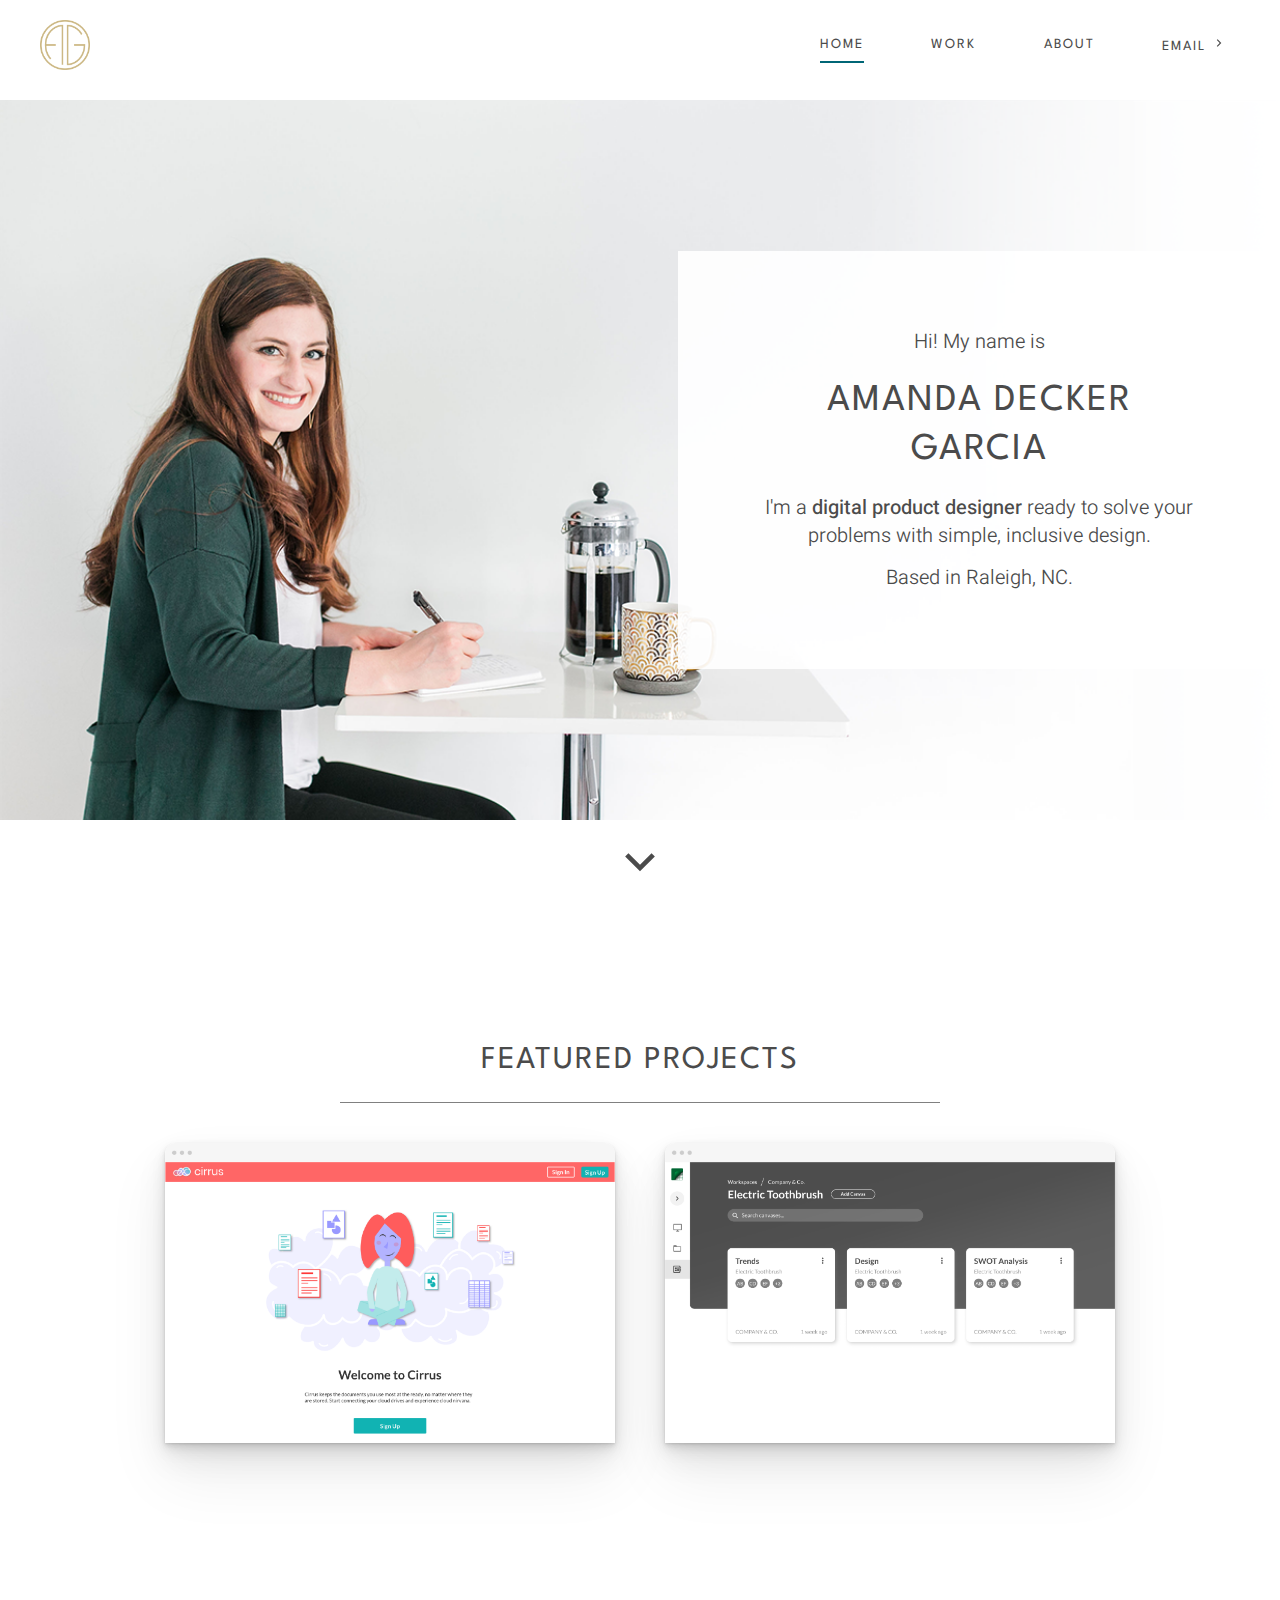
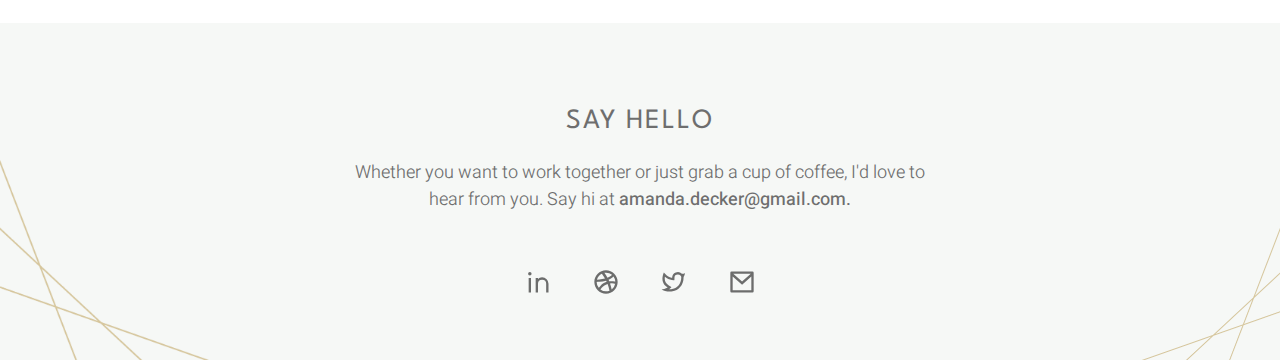
<file: index.html>
<!DOCTYPE html>
<html lang="en">

<head>
    <!-- Global site tag (gtag.js) - Google Analytics -->
    <script async src="https://www.googletagmanager.com/gtag/js?id=UA-164142739-1"></script>
    <script>
        window.dataLayer = window.dataLayer || [];

        function gtag() {
            dataLayer.push(arguments);
        }
        gtag('js', new Date());

        gtag('config', 'UA-164142739-1');
    </script>
    <meta charset="UTF-8">
    <meta name="viewport" content="width=device-width, initial-scale=1.0">
    <title>Amanda Decker Garcia &vert; Portfolio Home</title>
    <link rel="stylesheet" type="text/css" href="css/reset.css">
    <link rel="stylesheet" type="text/css" href="css/styles.css">
    <link href="https://fonts.googleapis.com/css?family=Heebo:300,500|Spartan&display=swap" rel="stylesheet">
    <link rel="apple-touch-icon" sizes="180x180" href="favicons/apple-touch-icon.png">
    <link rel="icon" type="image/png" sizes="32x32" href="favicons/favicon-32x32.png">
    <link rel="icon" type="image/png" sizes="16x16" href="favicons/favicon-16x16.png">
    <link rel="manifest" href="favicons/site.webmanifest">
</head>

<body class="text-gray">
    <div class="container">

        <!-- Nav bar -->
        <header>
            <nav>
                <!-- Burger menu -->
                <div class="burger-menu side-padding navbar flex-row align-items-center space-between-items">
                    <a href="index.html">
                        <img class="brand-logo" src="img/brand/logo.png" alt="Personal Brand Logo">
                    </a>
                    <button class="burger-menu-icon text-gray" aria-label="Navigation menu links" id="burger-menu">&#9776;</button>
                </div>
                <ul class="side-padding flex-column align-items-right space-evenly menu-links-closed" id="menu-link-wrapper">
                    <li>
                        <a class="spartan menu-link text-gray" href="index.html">Home</a>
                    </li>
                    <li>
                        <a class="spartan menu-link text-gray" href="project.html">Work</a>
                    </li>
                    <li>
                        <a class="spartan menu-link text-gray" href="about.html">About</a>
                    </li>
                    <li>
                        <a class="spartan menu-link text-gray" href="mailto:amanda.decker@gmail.com" target="_blank">Email
                            <img class="inline icon" height="14" width="14" src="icons/arrow-right-s-line.svg" aria-hidden="true" />
                        </a>
                    </li>
                </ul>

                <!-- Expanded menu -->
                <ul class="expanded-menu side-padding flex-row align-items-center">
                    <li class="flex-grow-logo menu-1">
                        <a href="index.html">
                            <img class="brand-logo-large" src="img/brand/logo.png" alt="Personal Brand Logo">
                        </a>
                    </li>
                    <li class="flex-grow-link menu-2">
                        <a class="menu-link spartan text-gray current-nav" href="index.html">Home</a>
                    </li>
                    <li class="flex-grow-link menu-3">
                        <a class="menu-link spartan text-gray" href="project.html">Work</a>
                    </li>
                    <li class="flex-grow-link menu-4">
                        <a class="menu-link spartan text-gray" href="about.html">About</a>
                    </li>
                    <li class="flex-grow-link menu-5">
                        <a class="menu-link spartan text-gray" href="mailto:amanda.decker@gmail.com" target="_blank">Email
                            <img class="inline icon" height="14" width="14" src="icons/arrow-right-s-line.svg" aria-hidden="true" />   
                        </a>
                    </li>
                </ul>
            </nav>
        </header>

        <main>
            <!-- Hero -->
            <!-- <section class="bg-top-home">
                <div class="diagonal-box-content">
                    <div></div>
                    <h1>
                        <span class="subtitle center-text">Hi! My name is</span>
                        <span class="special-heading">Amanda Decker Garcia</span>
                    </h1>
                    <p class="text center-text">I'm a <strong class="strong-500">digital product designer</strong> ready to solve your problems with simple, inclusive design.</p>
                    <p class="text subtitle center-text">Based in Raleigh, NC</p>
                </div>
            </section> -->

            <section>
                <div class="bg-top-home-desktop flex-column justify-items-center desktop">
                    <!-- <div class="text-triangle"></div> -->
                    <div class="text-box-right">
                        <h2 class="large-text center-text">Hi! My name is</h2>
                        <h1 class="special-heading">Amanda Decker Garcia</h1>
                        <h3 class="large-text center-text">I'm a <strong class="strong-500">digital product designer</strong> ready to solve your problems with simple, inclusive design.</h3>
                        <br>
                        <h3 class="large-text center-text">Based in Raleigh, NC.</h3>
                    </div>
                </div>
                <div class="tablet flex-column justify-items-center">
                    <img class="fullwidth-img" src="img/brand/hero-md.png" alt="Amanda Garcia Home">
                    <h1>
                        <span class="large-text center-text">Hi! My name is</span>
                        <span class="special-heading">Amanda Decker Garcia</span>
                    </h1>
                    <p class="large-text center-text">I'm a <strong class="strong-500">digital product designer</strong> ready to solve your problems with simple, inclusive design.</p>
                    <br>
                    <p class="large-text center-text">Based in Raleigh, NC.</p>
                </div>
                <div class="mobile flex-column justify-items-center">
                    <img class="fullwidth-img" src="img/brand/hero-sm.png" alt="Amanda Garcia Home">
                    <div class="side-padding">
                        <h1>
                            <span class="large-text center-text">Hi! My name is</span>
                            <span class="special-heading">Amanda Decker Garcia</span>
                        </h1>
                        <p class="large-text center-text">I'm a <strong class="strong-500">digital product designer</strong> ready to solve your problems with simple, inclusive design.</p>
                        <br>
                        <p class="large-text center-text">Based in Raleigh, NC.</p>
                    </div>
                </div>
                <br>
                <img class="icon" height="56" width="56" src="icons/arrow-down-s-line.svg" aria-hidden="true" />
            </section>



            <!-- Featured Projects -->
            <section class="bg-featured-projects side-padding">
                <h1 class="heading-2">Featured Projects</h1>
                <div class="diagonal-box-content projects">

                    <div class="desktop">
                        <!-- Cirrus // Desktop -->
                        <div id="overlay-area-1" class="featured-project-cirrus align-items-center justify-items-center flex-column">
                            <a href="project.html" class="text-gray no-underline">
                                <div id="project-overlay-1" class="project-overlay flex-column align-items-center justify-items-center opacity-0">
                                    <h2 class="project-heading">Cirrus</h2>
                                    <h3 class="project-subtitle">Research &bull; UX/UI Design &bull; Branding</h3>
                                    <p class="text project-text">Cirrus connects your cloud drives to simplify finding your documents when you need them.</p>
                                </div>
                            </a>
                        </div>

                        <!-- CanvasGT // Desktop -->
                        <div id="overlay-area-2" class="featured-project-canvasgt align-items-center justify-items-center flex-column">
                            <a href="https://canvasgt.com/" target="_blank" class="text-gray no-underline">
                                <div id="project-overlay-2" class="project-overlay flex-column align-items-center justify-items-center opacity-0">
                                    <h2 class="coming-soon">Coming Soon!</h2>
                                    <h2 class="project-heading">CanvasGT</h2>
                                    <h3 class="project-subtitle">UX/UI Design &bull; Branding</h3>
                                    <p class="text project-text">CanvasGT's flagship product is in progress. Click to learn more about CanvasGT and check back soon for the case study!</p>
                                </div>
                            </a>
                        </div>
                    </div>

                    <!-- Cirrus // Mobile and Tablet -->
                    <div class="mobile-tablet">
                        <div class="grid-two project">
                            <div class="project-1">
                                <a href="project.html">
                                    <img class="border-radius-img container-width-img" src="img/projects/cirrus/cirrus-home.png" alt="Cirrus Home Page">
                                </a>
                            </div>
                            <div class="project-2">
                                <h2 class="heading-3 left-text">Cirrus</h2>
                                <h3 class="subtitle">Research &bull; UX/UI Design &bull; Branding</h3>
                                <p class="text">Cirrus connects your cloud drives to simplify finding your documents when you need them.</p>
                                <a class="button button-left primary text-gray center-text" href="project.html">View Case Study</a>
                            </div>
                        </div>

                        <!-- CanvasGT // Mobile and Tablet -->
                        <div class="grid-two project">
                            <div class="project-1">
                                <a href="https://canvasgt.com/" target="_blank">
                                    <img class="border-radius-img container-width-img" src="img/projects/canvasgt/canvasgt-dash.png" alt="CanvasGT dashboard">
                                </a>
                            </div>
                            <div class="project-2">
                                <h2 class="subtitle strong-500">Coming Soon!</h2>
                                <h2 class="heading-3 left-text">CanvasGT</h2>
                                <h3 class="subtitle">UX/UI Design &bull; Branding</h3>
                                <p class="text">CanvasGT's flagship product is in progress. Click to learn more about CanvasGT and check back soon for the case study!</p>
                                <a class="button button-left primary text-gray center-text" href="https://canvasgt.com/" target="_blank">Learn about CanvasGT</a>
                            </div>
                        </div>
                    </div>
                </div>
            </section>


            <!-- View more case studies button -->
            <!-- <aside class="bg-white">
                <div class="diagonal-box-content">
                    <a class="button secondary text-gray center-text" href="project.html">See More Work</a>
                </div>
            </aside> -->
        </main>

        <footer>

            <!-- Contact section -->
            <section class="bg-footer side-padding">
                <h1 class="heading-3">Say Hello</h1>
                <p class="text center-text">Whether you want to work together or just grab a cup of coffee, I'd love to hear from you. Say hi at
                    <a class="text-gray link" target="_blank" href="mailto:amanda.decker@gmail.com"><strong class="strong-500">amanda.decker@gmail.com.</strong></a>
                </p>

                <div class="flex-row justify-items-center side-padding">
                    <!-- LinkedIn -->
                    <a href="https://www.linkedin.com/in/adeckergarcia/" target="_blank">
                        <img class="inline icon social-icon" height="48" width="48" alt="LinkedIn social icon" src="icons/linkedin-line.svg" />
                    </a>
                    <!-- Dribbble -->
                    <a href="https://dribbble.com/adeckergarcia" target="_blank">
                        <img class="inline icon social-icon" height="48" width="48" alt="Dribbble social icon" src="icons/dribbble-line.svg" />
                    </a>
                    <!-- Twitter -->
                    <a href="https://twitter.com/adeckergarcia" target="_blank">
                        <img class="inline icon social-icon" height="48" width="48" alt="Twitter social icon" src="icons/twitter-line.svg" />
                    </a>
                    <!-- Email -->
                    <a href="mailto:amanda.decker@gmail.com" target="_blank">
                        <img class="inline icon social-icon" height="48" width="48" alt="Email icon" src="icons/mail-line.svg" />
                    </a>
                </div>
            </section>
        </footer>
    </div>

    <script src="script.js"></script>
</body>

</html>
</file>
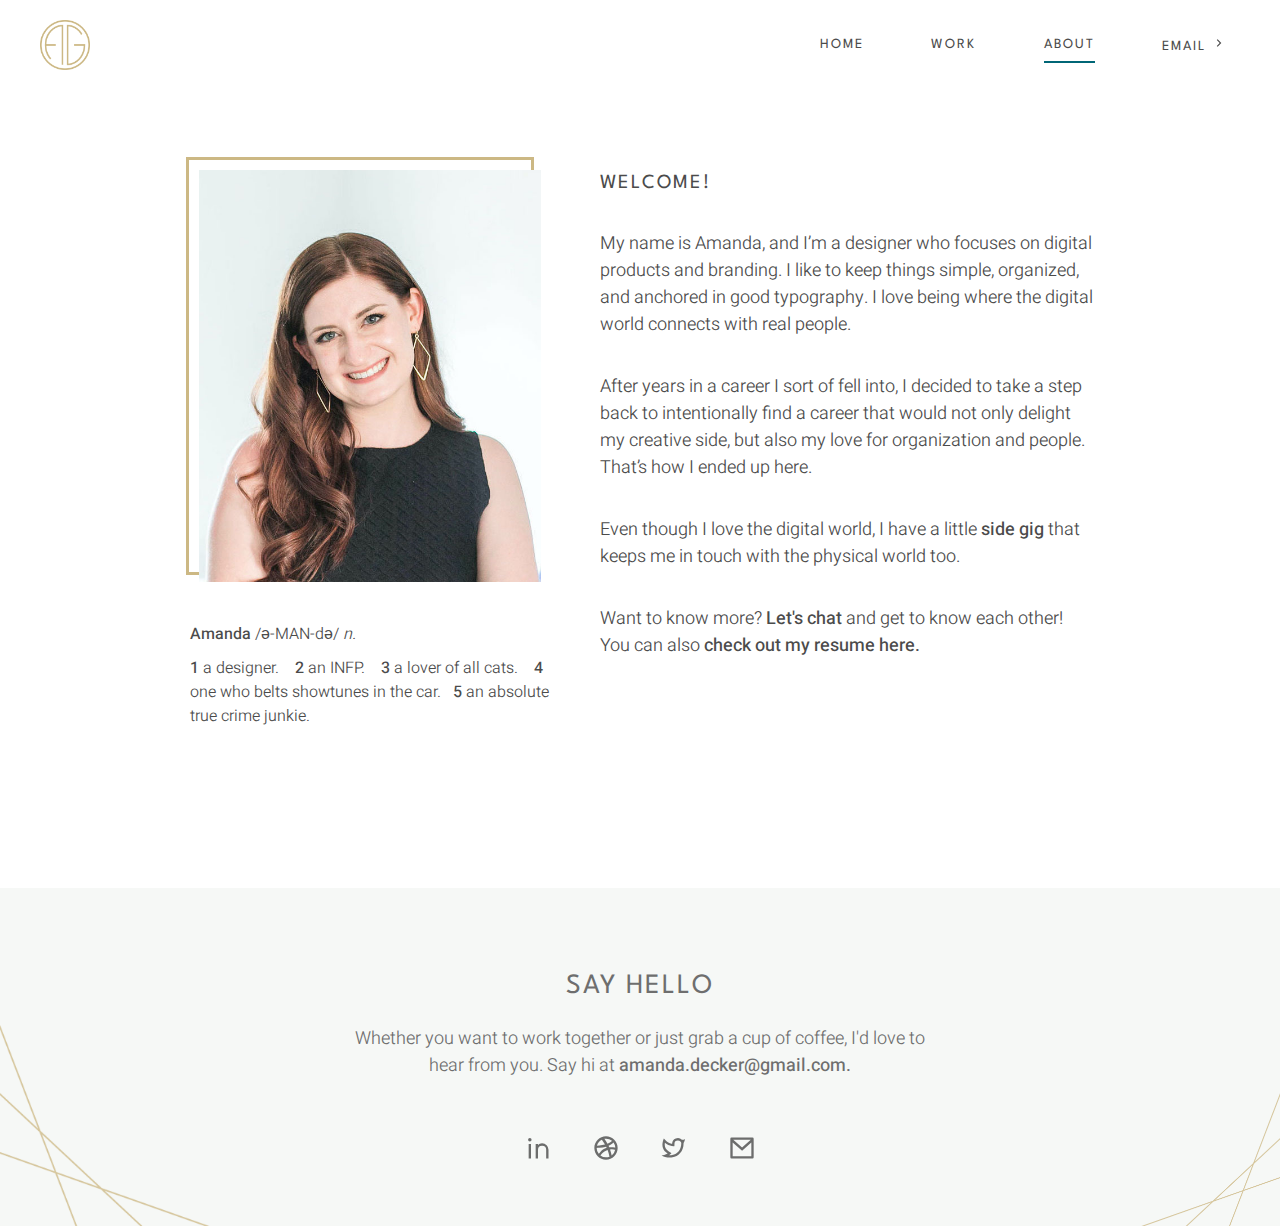
<file: about.html>
<!DOCTYPE html>
<html lang="en">

<head>
    <!-- Global site tag (gtag.js) - Google Analytics -->
    <script async src="https://www.googletagmanager.com/gtag/js?id=UA-164142739-1"></script>
    <script>
        window.dataLayer = window.dataLayer || [];

        function gtag() {
            dataLayer.push(arguments);
        }
        gtag('js', new Date());

        gtag('config', 'UA-164142739-1');
    </script>
    <meta charset="UTF-8">
    <meta name="viewport" content="width=device-width, initial-scale=1.0">
    <title>Amanda Decker Garcia &vert; About</title>
    <link rel="stylesheet" type="text/css" href="css/reset.css">
    <link rel="stylesheet" type="text/css" href="css/styles.css">
    <link href="https://fonts.googleapis.com/css?family=Heebo:300,500|Spartan&display=swap" rel="stylesheet">
    <link rel="apple-touch-icon" sizes="180x180" href="favicons/apple-touch-icon.png">
    <link rel="icon" type="image/png" sizes="32x32" href="favicons/favicon-32x32.png">
    <link rel="icon" type="image/png" sizes="16x16" href="favicons/favicon-16x16.png">
    <link rel="manifest" href="favicons/site.webmanifest">
</head>

<body class="text-gray">
    <div class="container">

        <!-- Nav bar -->
        <header>
            <nav>
                <!-- Burger menu -->
                <div class="burger-menu side-padding navbar flex-row align-items-center space-between-items">
                    <a href="index.html">
                        <img class="brand-logo" src="img/brand/logo.png" alt="Personal Brand Logo">
                    </a>
                    <button class="burger-menu-icon text-gray" aria-label="Navigation menu links" id="burger-menu">&#9776;</button>
                </div>
                <ul class="side-padding flex-column align-items-right space-evenly menu-links-closed" id="menu-link-wrapper">
                    <li>
                        <a class="spartan menu-link text-gray" href="index.html">Home</a>
                    </li>
                    <li>
                        <a class="spartan menu-link text-gray" href="project.html">Work</a>
                    </li>
                    <li>
                        <a class="spartan menu-link text-gray" href="about.html">About</a>
                    </li>
                    <li>
                        <a class="spartan menu-link text-gray" href="mailto:amanda.decker@gmail.com" target="_blank">Email
                            <img class="inline icon" height="14" width="14" src="icons/arrow-right-s-line.svg" aria-hidden="true" />
                        </a>
                    </li>
                </ul>

                <!-- Expanded menu -->
                <ul class="expanded-menu side-padding flex-row align-items-center">
                    <li class="flex-grow-logo menu-1">
                        <a href="index.html">
                            <img class="brand-logo-large" src="img/brand/logo.png" alt="Personal Brand Logo">
                        </a>
                    </li>
                    <li class="flex-grow-link menu-2">
                        <a class="menu-link spartan text-gray" href="index.html">Home</a>
                    </li>
                    <li class="flex-grow-link menu-3">
                        <a class="menu-link spartan text-gray" href="project.html">Work</a>
                    </li>
                    <li class="flex-grow-link menu-4">
                        <a class="menu-link spartan text-gray current-nav" href="about.html">About</a>
                    </li>
                    <li class="flex-grow-link menu-5">
                        <a class="menu-link spartan text-gray" href="mailto:amanda.decker@gmail.com" target="_blank">Email
                            <img class="inline icon" height="14" width="14" src="icons/arrow-right-s-line.svg" aria-hidden="true" />   
                        </a>
                    </li>
                </ul>
            </nav>
        </header>

        <main>
            <section class="bg-top-about side-padding" id="about">
                <div class="grid-two about">
                    <!--Profile image -->
                    <img class="gold-border-img profile-img about-2" src="img/brand/about/profile-sq.jpg" alt="Amanda Garcia">

                    <!-- Definition -->
                    <div class="about-3">
                        <p class="about-caption extra-padding-top"><strong class="strong-500">Amanda</strong> /ə-MAN-də/<strong class="italics"> n.</strong></p>
                        <p class="about-caption bottom-paragraph"><strong class="strong-500">1 </strong>a designer. &nbsp; &nbsp;<strong class="strong-500">2 </strong>an INFP. &nbsp; &nbsp;<strong class="strong-500">3 </strong>a lover of all cats. &nbsp; &nbsp;<strong class="strong-500">4 </strong>one
                            who belts showtunes in the car.&nbsp; &nbsp;<strong class="strong-500">5 </strong>an absolute true crime junkie.</p>
                    </div>

                    <!-- Short bio -->
                    <div class="about-4">
                        <h1 class="heading-5">Welcome!</h1>
                        <br>
                        <p class="text">My name is Amanda, and I’m a designer who focuses on digital products and branding. I like to keep things simple, organized, and anchored in good typography. I love being where the digital world connects with real people.
                        </p>
                        <p class="text">After years in a career I sort of fell into, I decided to take a step back to intentionally find a career that would not only delight my creative side, but also my love for organization and people. That’s how I ended up here.</p>
                        <p class="text">Even though I love the digital world, I have a little <a class="link text-gray" href="https://thegildedmandarin.com" target="_blank">side gig</a> that keeps me in touch with the physical world too.</p>
                        <p class="text">Want to know more? <a class="link text-gray" href="mailto:amanda.decker@gmail.com" target="_blank">Let's chat</a> and get to know each other! You can also <a class="link text-gray remove-bottom-padding" target="_blank" href="https://resume.adgarcia.com">check out my resume here.</a></p>
                    </div>
                </div>
            </section>
        </main>

        <footer>

            <!-- Contact section -->
            <section class="bg-footer side-padding">
                <h1 class="heading-3">Say Hello</h1>
                <p class="text center-text">Whether you want to work together or just grab a cup of coffee, I'd love to hear from you. Say hi at
                    <a class="text-gray link" target="_blank" href="mailto:amanda.decker@gmail.com"><strong class="strong-500">amanda.decker@gmail.com.</strong></a>
                </p>

                <div class="flex-row justify-items-center side-padding">
                    <!-- LinkedIn -->
                    <a href="https://www.linkedin.com/in/adeckergarcia/" target="_blank">
                        <img class="inline icon social-icon" height="48" width="48" alt="LinkedIn social icon" src="icons/linkedin-line.svg" />
                    </a>
                    <!-- Dribbble -->
                    <a href="https://dribbble.com/adeckergarcia" target="_blank">
                        <img class="inline icon social-icon" height="48" width="48" alt="Dribbble social icon" src="icons/dribbble-line.svg" />
                    </a>
                    <!-- Twitter -->
                    <a href="https://twitter.com/adeckergarcia" target="_blank">
                        <img class="inline icon social-icon" height="48" width="48" alt="Twitter social icon" src="icons/twitter-line.svg" />
                    </a>
                    <!-- Email -->
                    <a href="mailto:amanda.decker@gmail.com" target="_blank">
                        <img class="inline icon social-icon" height="48" width="48" alt="Email icon" src="icons/mail-line.svg" />
                    </a>
                </div>
            </section>
        </footer>
    </div>

    <script src="script.js"></script>
</body>

</html>
</file>
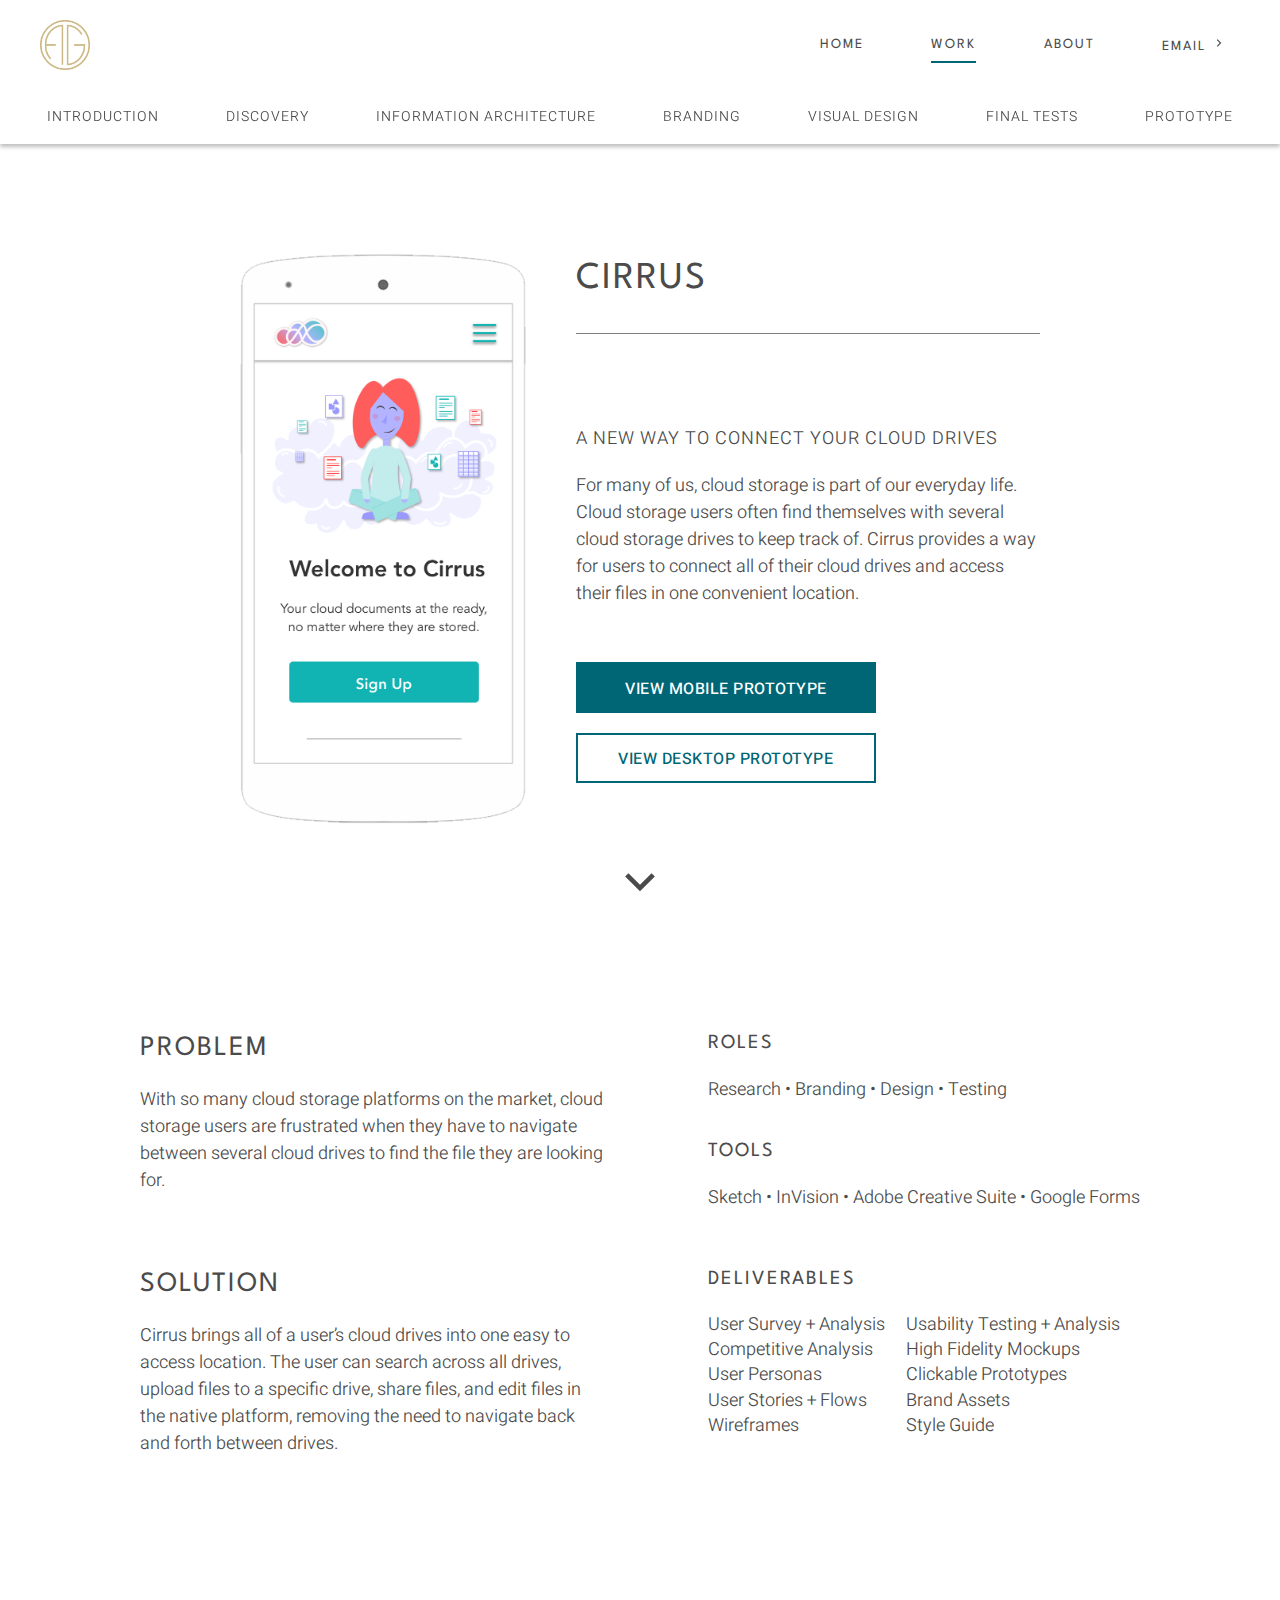
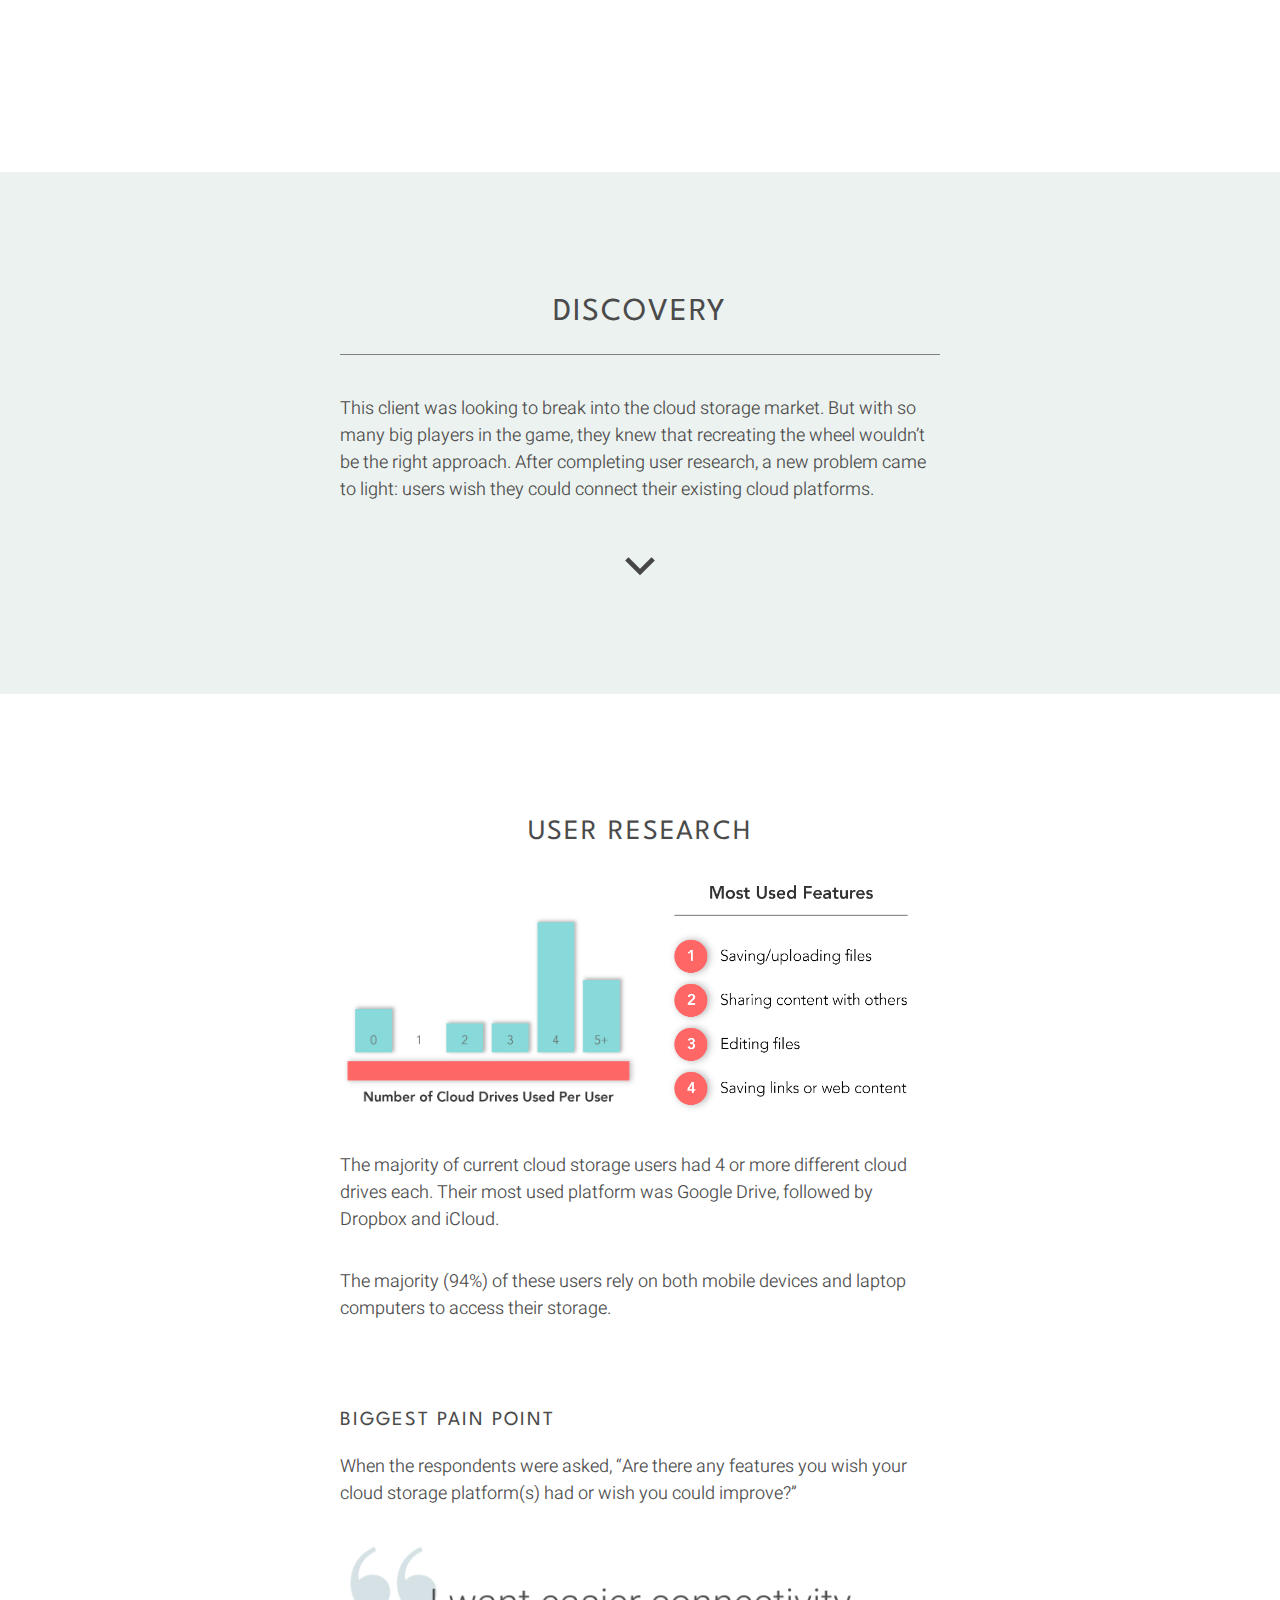
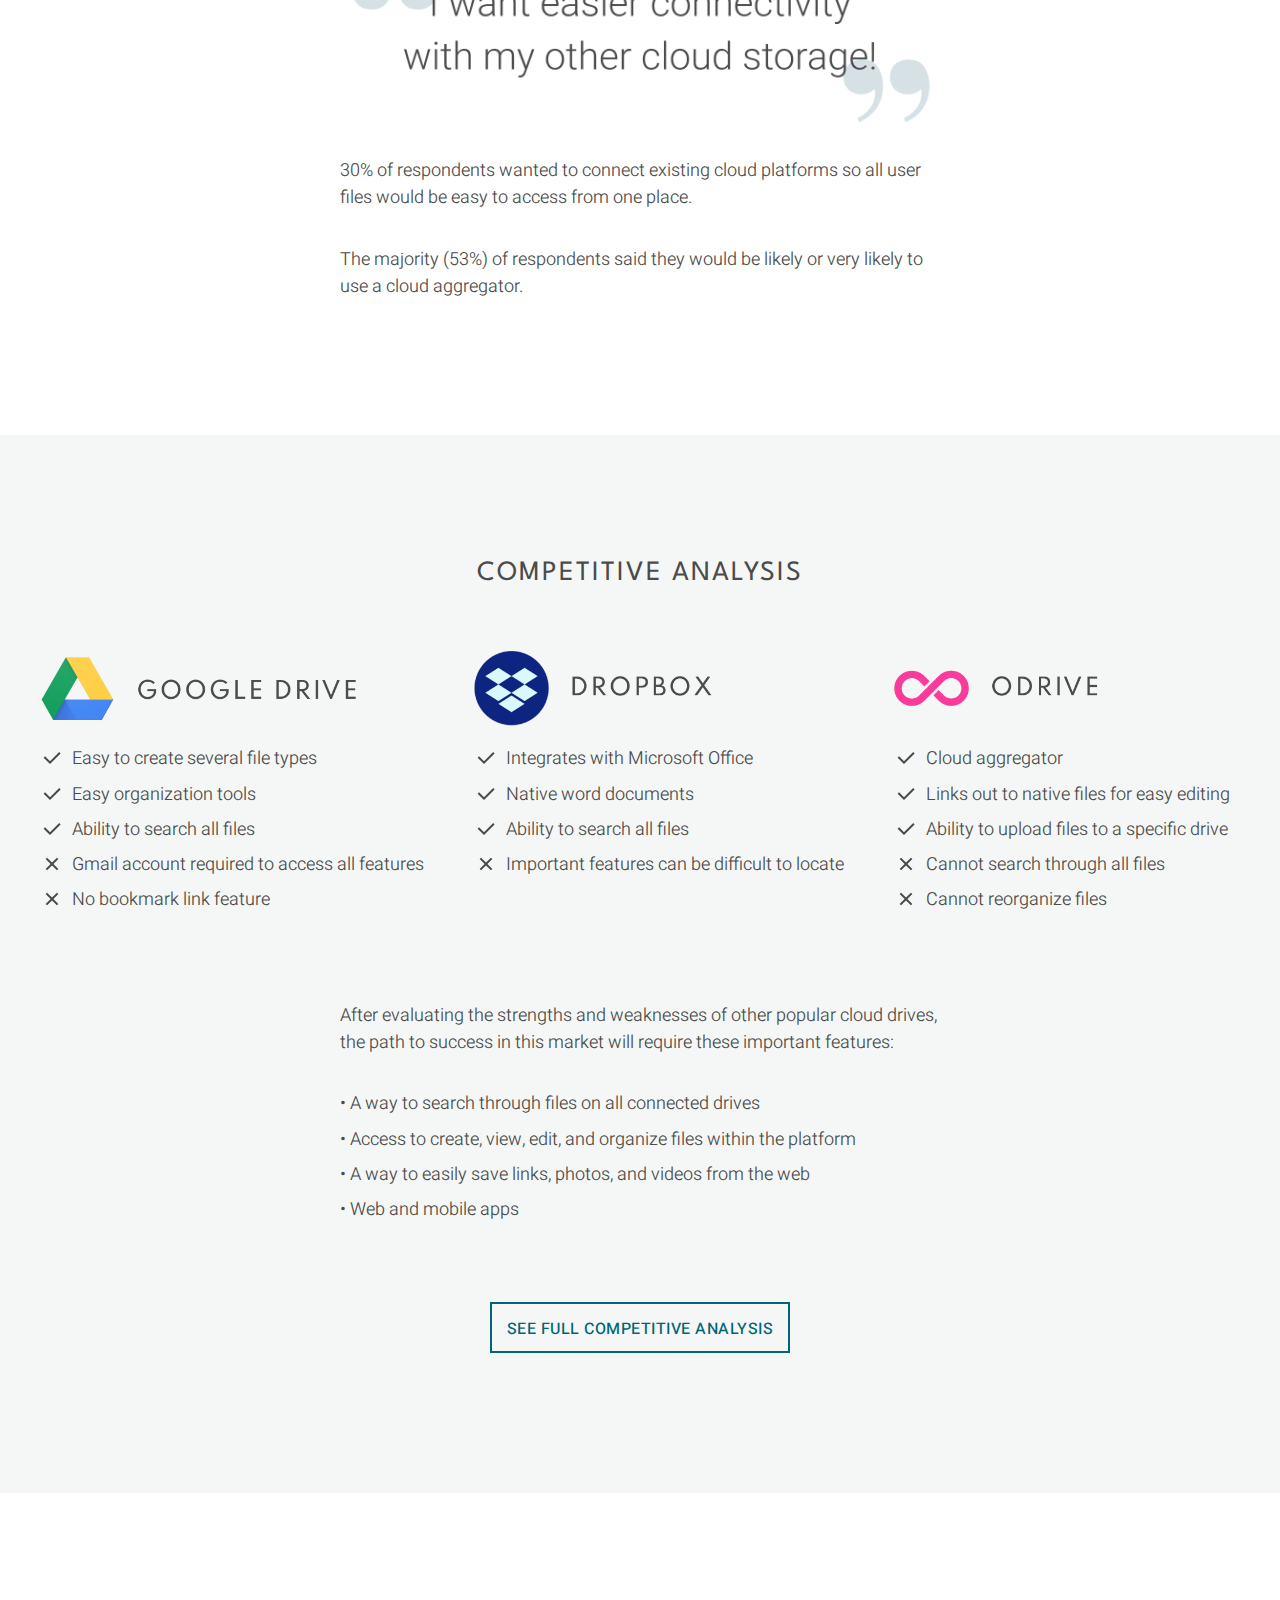
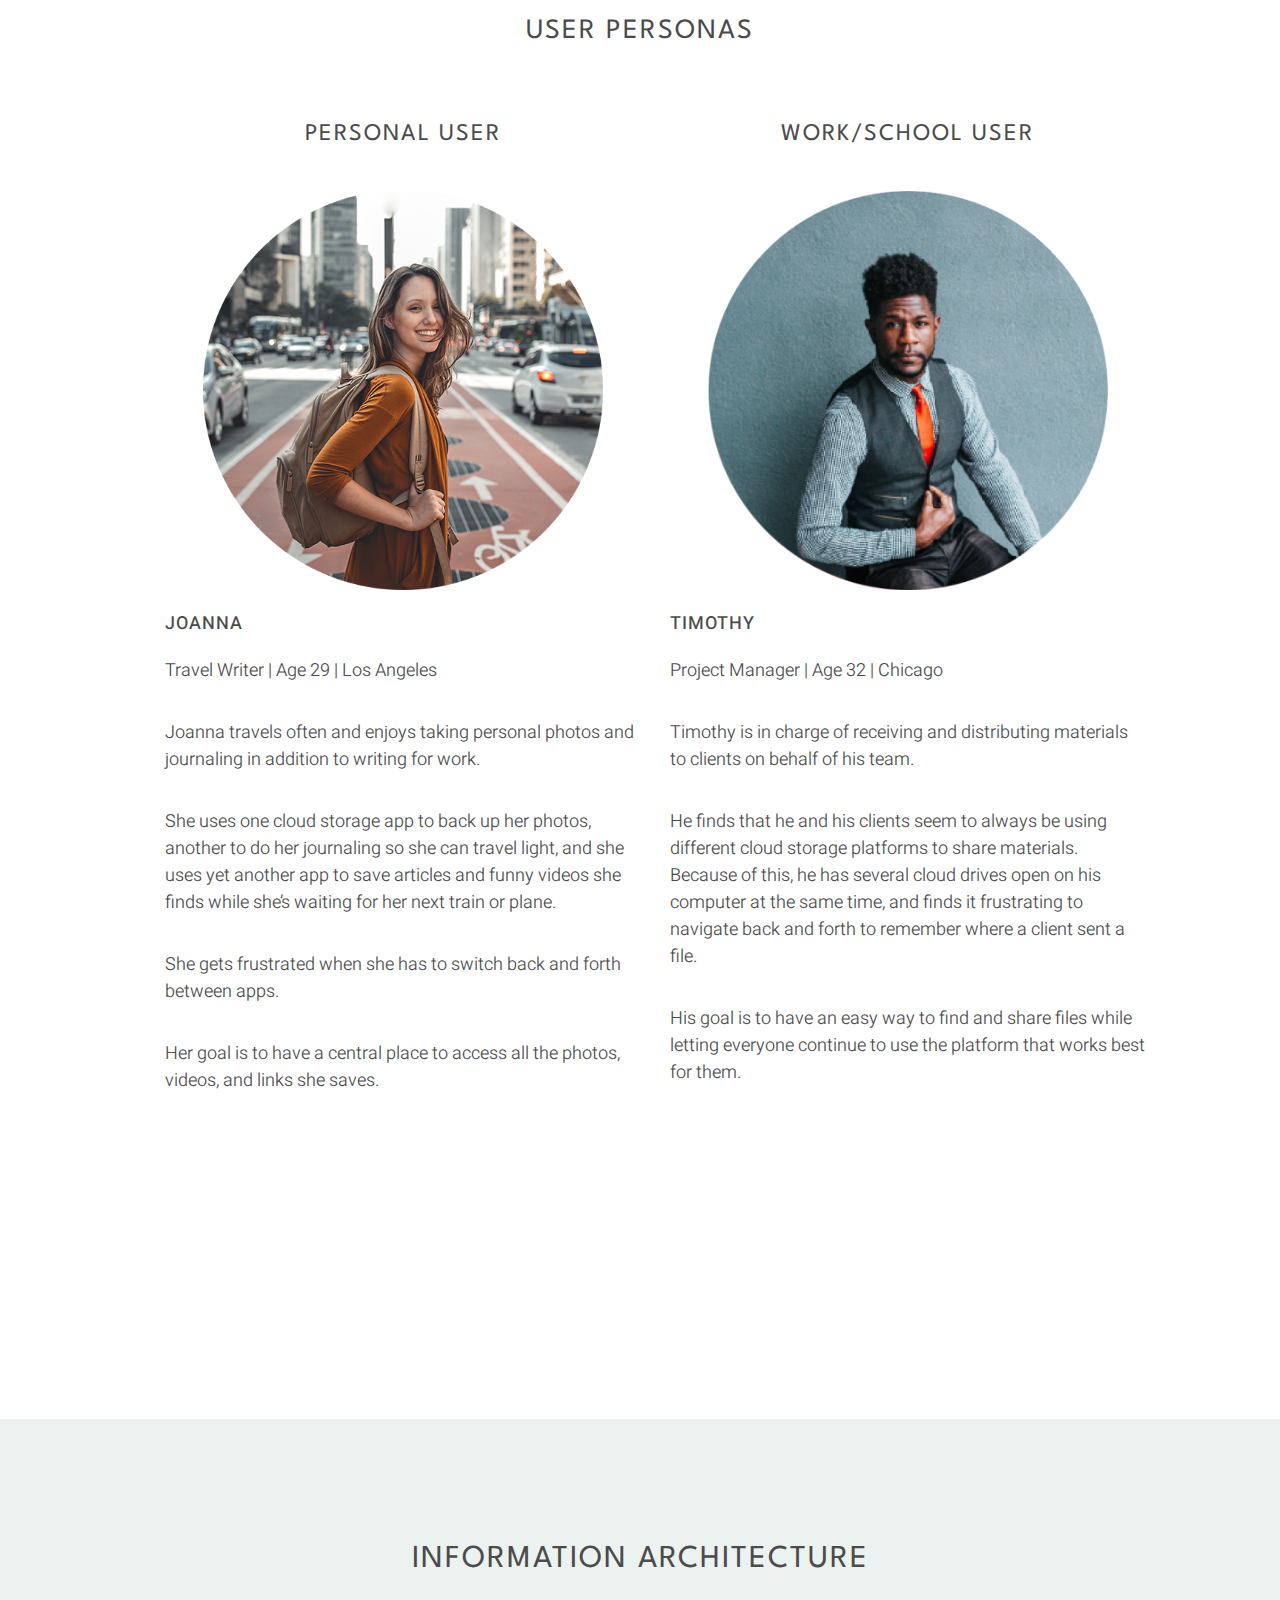
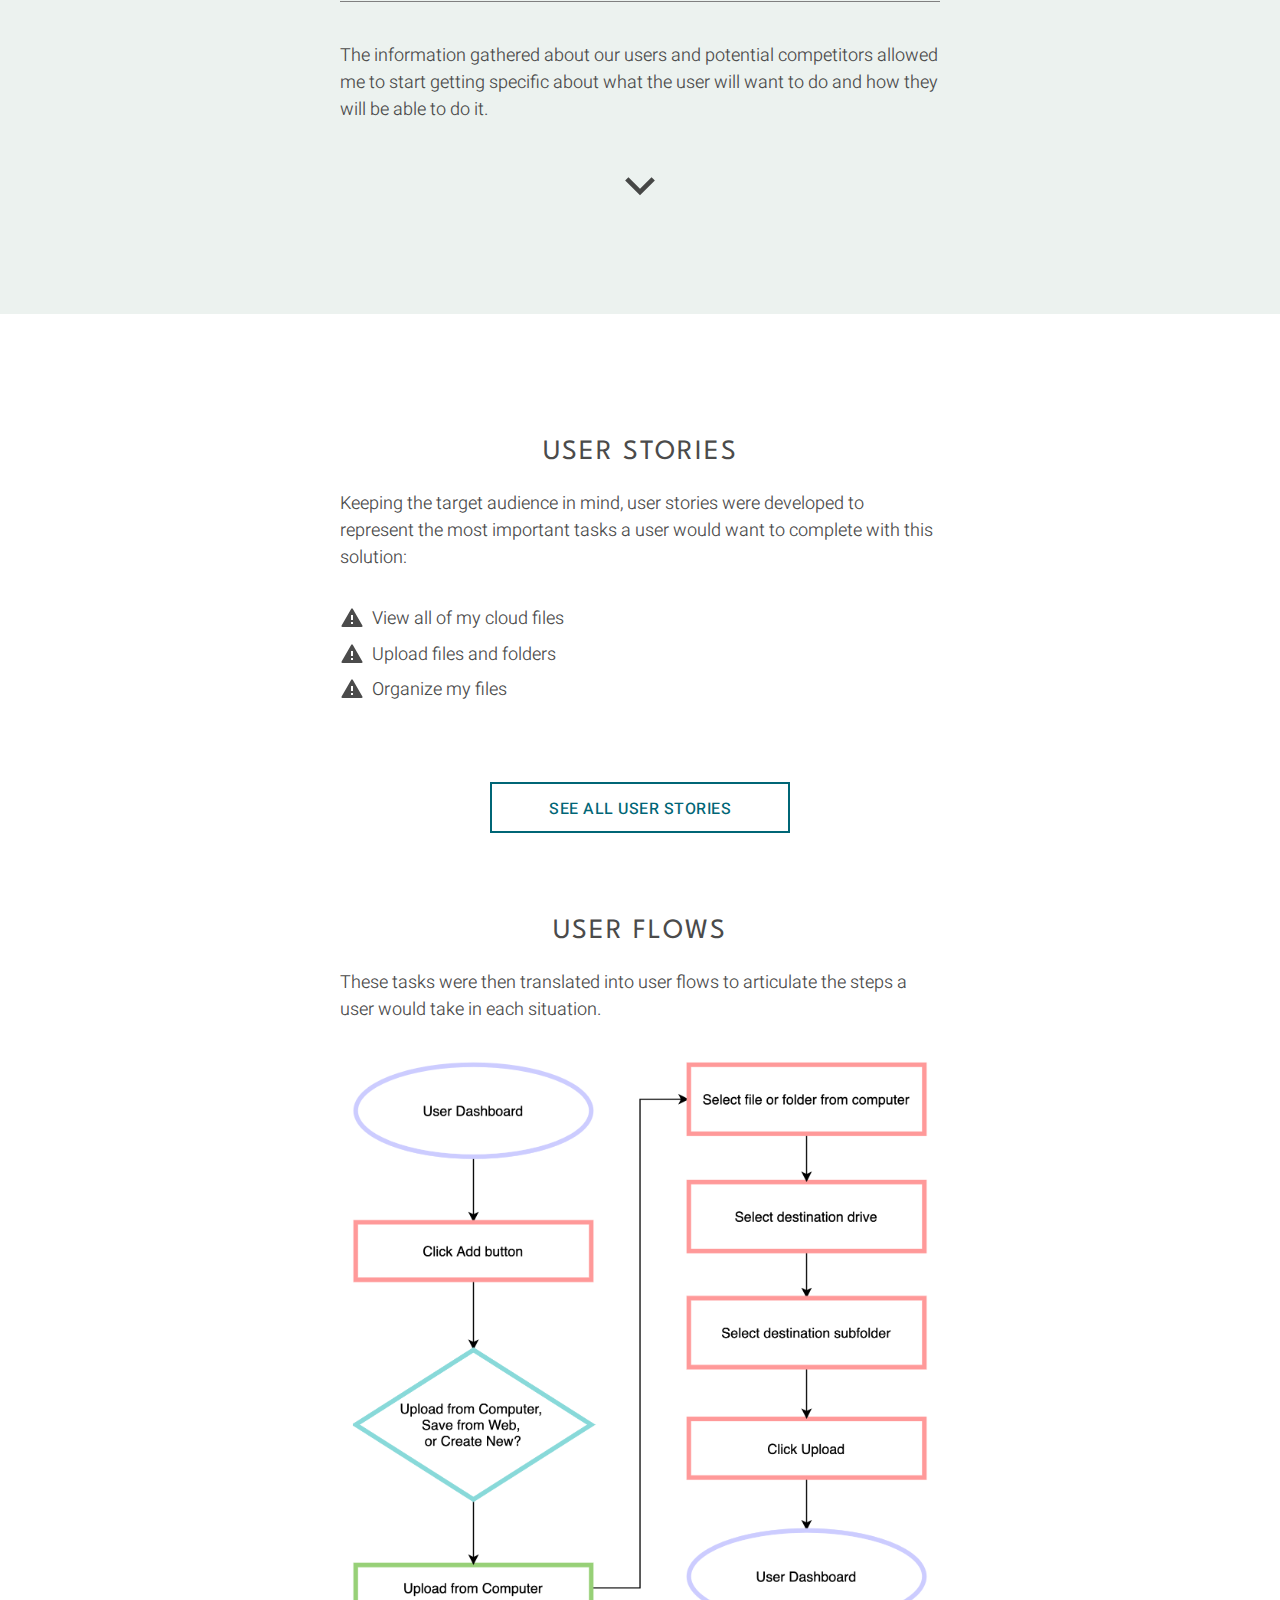
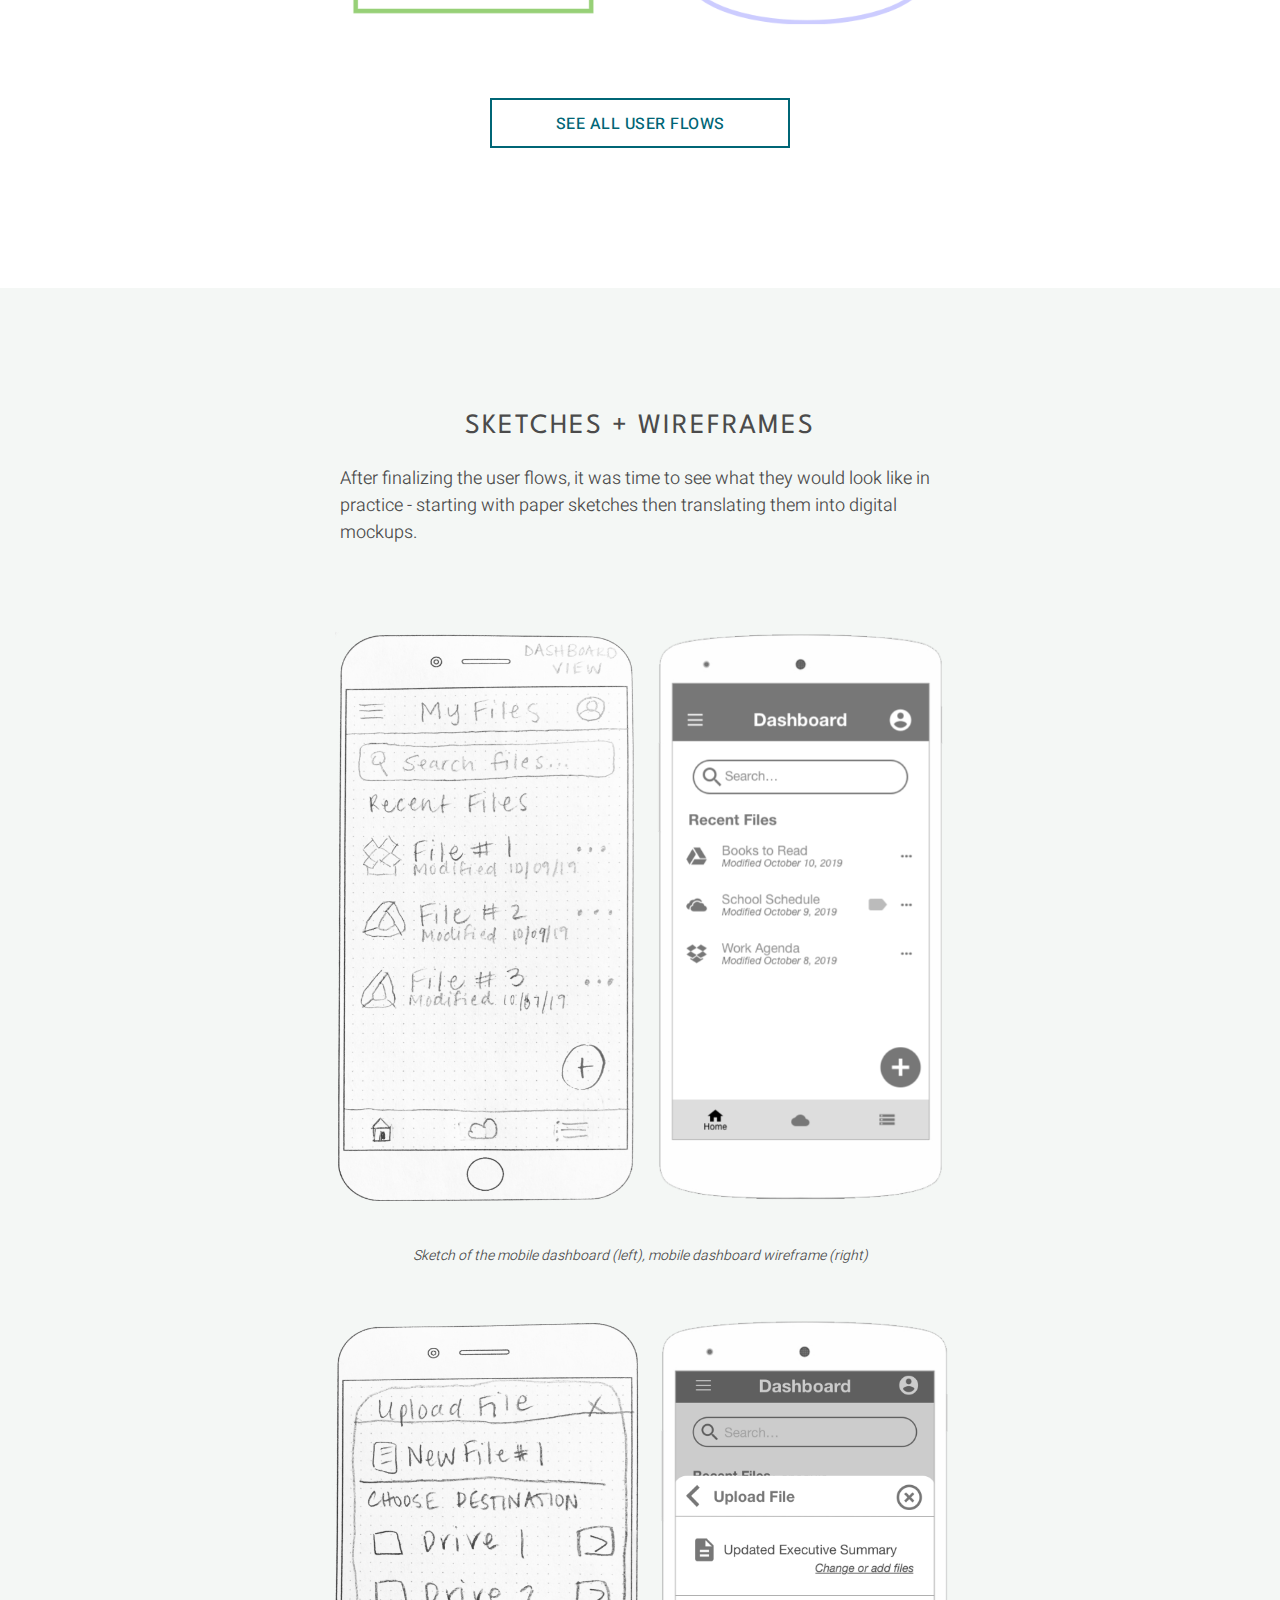
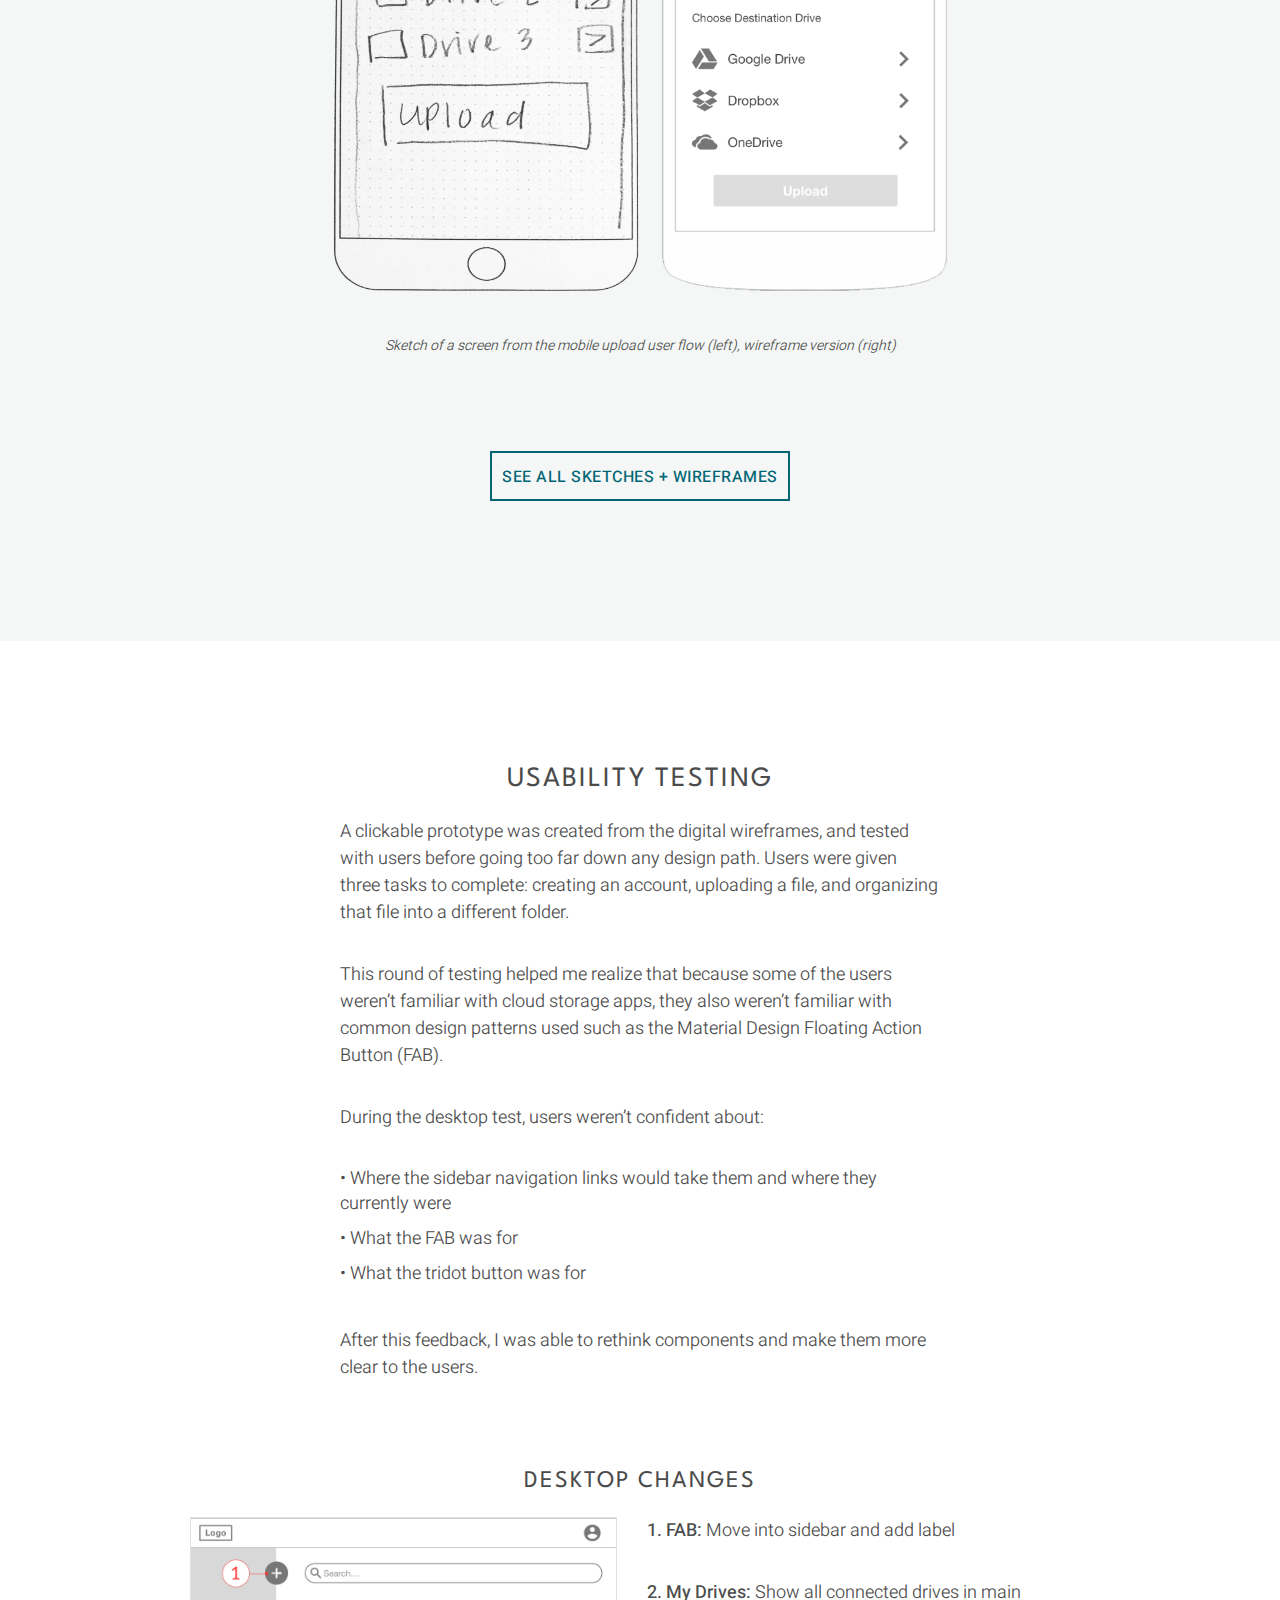
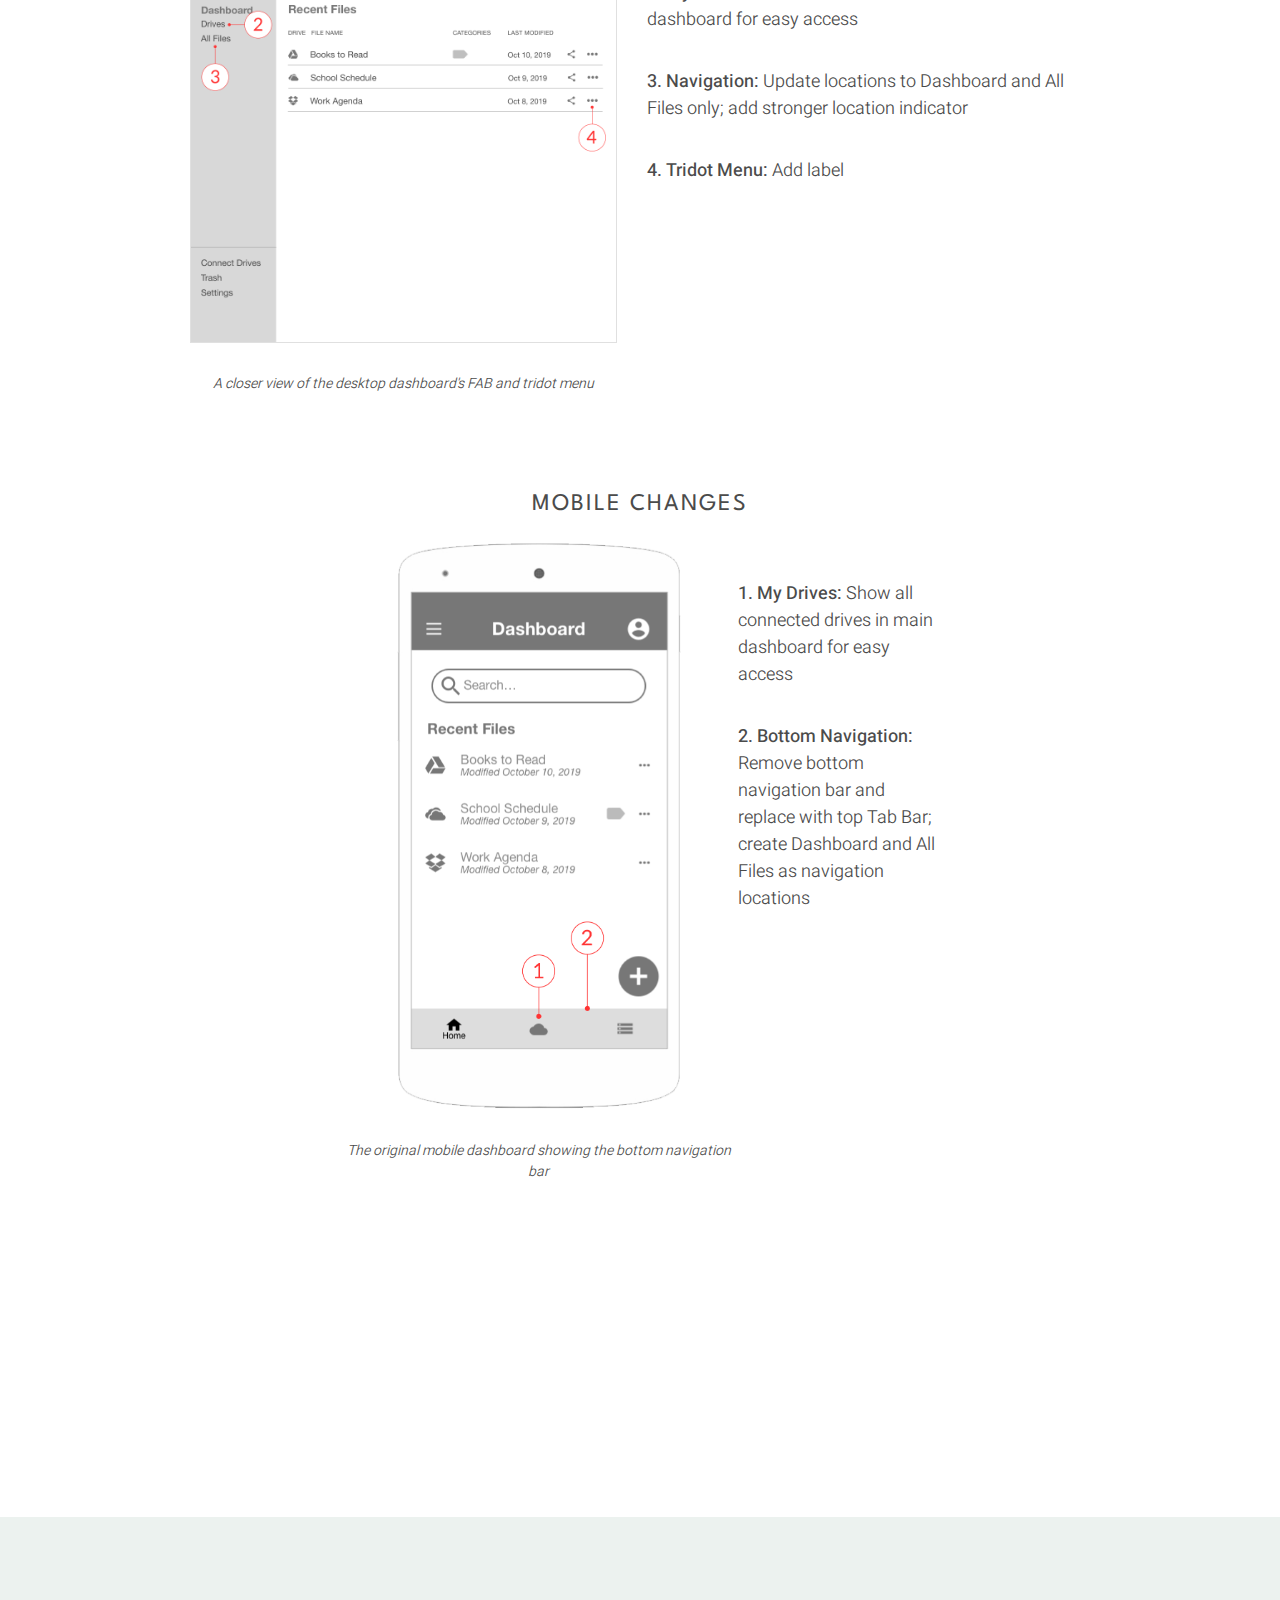
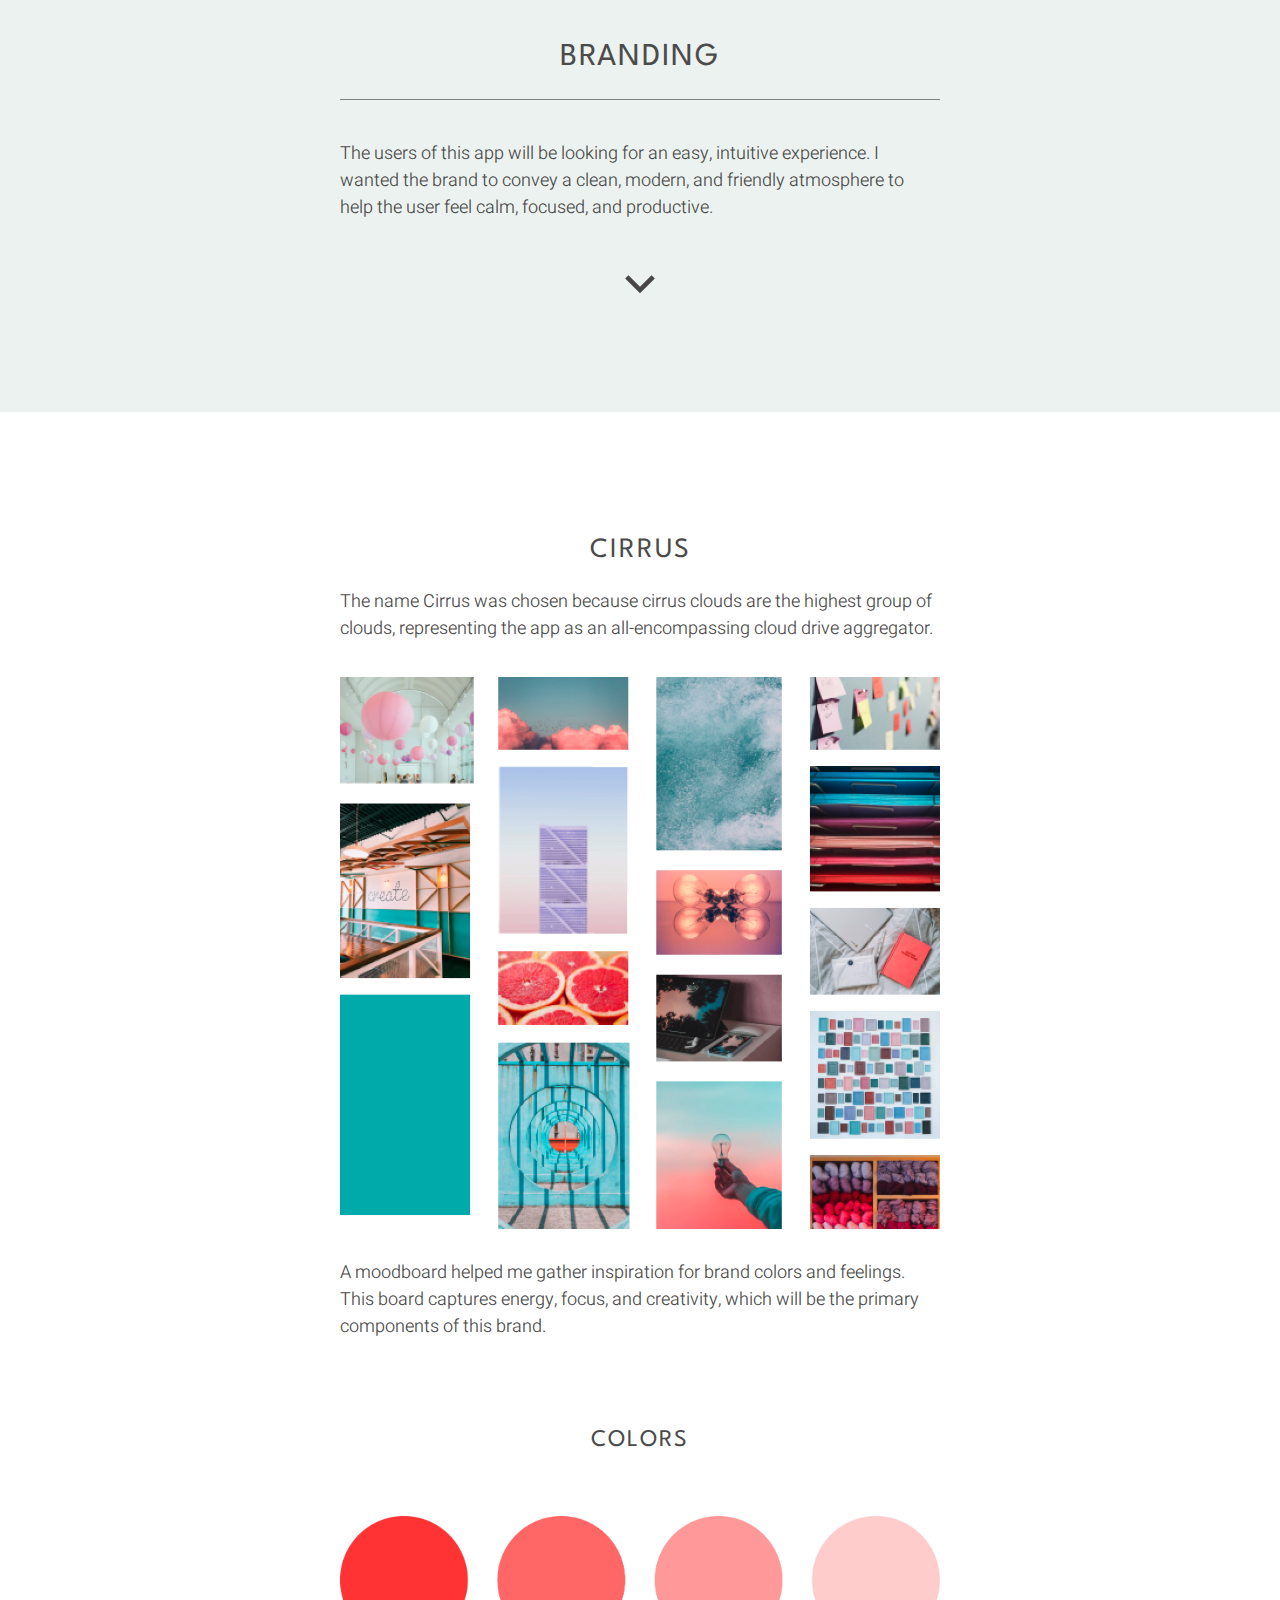
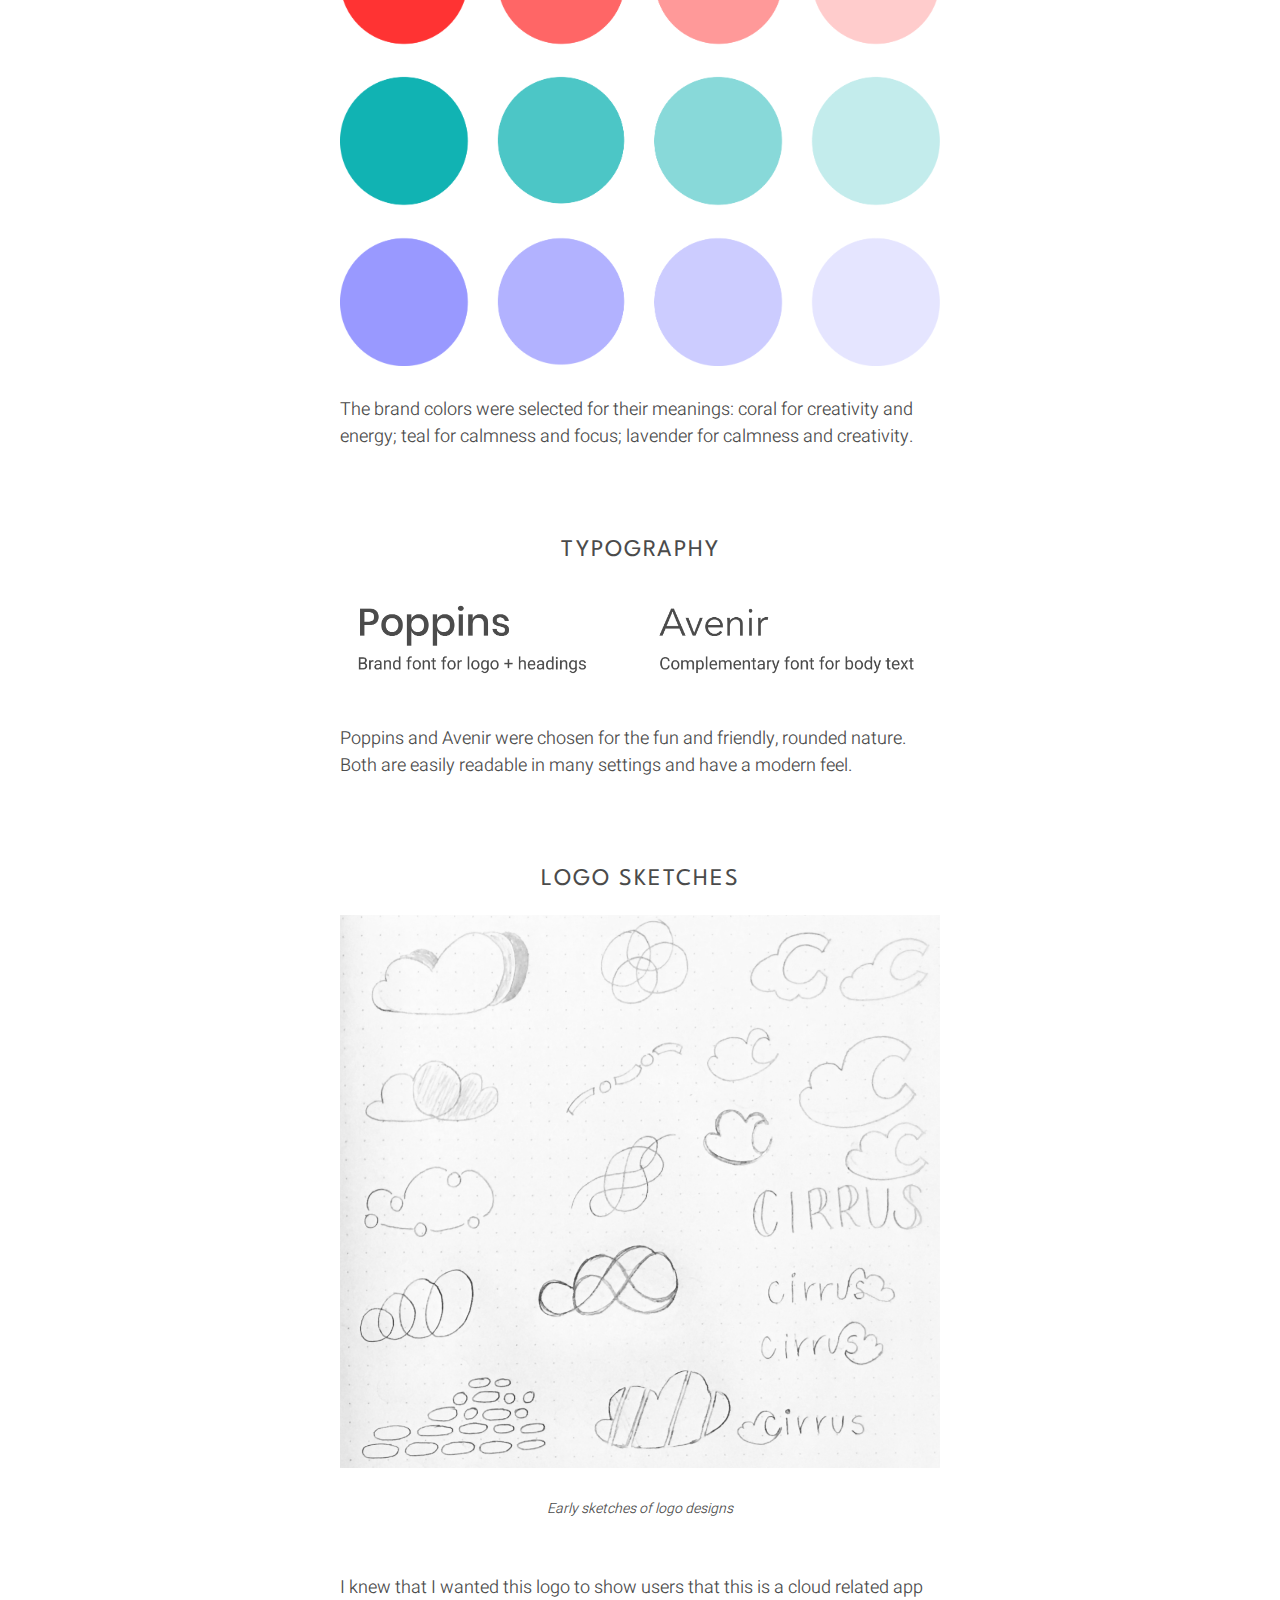
<file: project.html>
<!DOCTYPE html>
<html lang="en">

<head>
    <!-- Global site tag (gtag.js) - Google Analytics -->
    <script async src="https://www.googletagmanager.com/gtag/js?id=UA-164142739-1"></script>
    <script>
        window.dataLayer = window.dataLayer || [];

        function gtag() {
            dataLayer.push(arguments);
        }
        gtag('js', new Date());

        gtag('config', 'UA-164142739-1');
    </script>
    <meta charset="UTF-8">
    <meta name="viewport" content="width=device-width, initial-scale=1.0">
    <title>Amanda Decker Garcia &vert; Cirrus Case Study</title>
    <link rel="stylesheet" type="text/css" href="css/reset.css">
    <link rel="stylesheet" type="text/css" href="css/styles.css">
    <link href="https://fonts.googleapis.com/css?family=Heebo:300,500|Spartan&display=swap" rel="stylesheet">
    <link rel="apple-touch-icon" sizes="180x180" href="favicons/apple-touch-icon.png">
    <link rel="icon" type="image/png" sizes="32x32" href="favicons/favicon-32x32.png">
    <link rel="icon" type="image/png" sizes="16x16" href="favicons/favicon-16x16.png">
    <link rel="manifest" href="favicons/site.webmanifest">
</head>

<body class="text-gray">
    <div class="container">

        <!-- Nav bar -->
        <header>
            <nav>
                <!-- Burger menu -->
                <div class="burger-menu side-padding navbar flex-row align-items-center space-between-items">
                    <a href="index.html">
                        <img class="brand-logo" src="img/brand/logo.png" alt="Personal Brand Logo">
                    </a>
                    <button class="burger-menu-icon text-gray" aria-label="Navigation menu links" id="burger-menu">&#9776;</button>
                </div>
                <ul class="side-padding flex-column align-items-right space-evenly menu-links-closed" id="menu-link-wrapper">
                    <li>
                        <a class="spartan menu-link text-gray" href="index.html">Home</a>
                    </li>
                    <li>
                        <a class="spartan menu-link text-gray" href="project.html">Work</a>
                    </li>
                    <li>
                        <a class="spartan menu-link text-gray" href="about.html">About</a>
                    </li>
                    <li>
                        <a class="spartan menu-link text-gray" href="mailto:amanda.decker@gmail.com" target="_blank">Email
                            <img class="inline icon" height="14" width="14" src="icons/arrow-right-s-line.svg" aria-hidden="true" />
                        </a>
                    </li>
                </ul>

                <!-- Expanded menu -->
                <ul class="expanded-menu side-padding flex-row align-items-center">
                    <li class="flex-grow-logo menu-1">
                        <a href="index.html">
                            <img class="brand-logo-large" src="img/brand/logo.png" alt="Personal Brand Logo">
                        </a>
                    </li>
                    <li class="flex-grow-link menu-2">
                        <a class="menu-link spartan text-gray" href="index.html">Home</a>
                    </li>
                    <li class="flex-grow-link menu-3">
                        <a class="menu-link spartan text-gray current-nav" href="project.html">Work</a>
                    </li>
                    <li class="flex-grow-link menu-4">
                        <a class="menu-link spartan text-gray" href="about.html">About</a>
                    </li>
                    <li class="flex-grow-link menu-5">
                        <a class="menu-link spartan text-gray" href="mailto:amanda.decker@gmail.com" target="_blank">Email
                            <img class="inline icon" height="14" width="14" src="icons/arrow-right-s-line.svg" aria-hidden="true" />   
                        </a>
                    </li>
                </ul>
            </nav>
        </header>

        <main>

            <!-- Scroll to top button -->
            <button class="scroll-top-button hide-scroll-button" id="scroll-top-button" aria-label="Back to top">
                <img class="inline icon scroll-icon" height="48" width="48" src="icons/arrow-up-s-line.svg" alt="Scroll to top icon" />
            </button>

            <!-- Sticky tab bar -->
            <div class="sticky-tab-bar">
                <div class="tab-bar cirrus flex-row align-items-center space-evenly" id="tab-bar-cirrus">
                    <a class="tab-bar-link text-gray center-text" href="#intro">Introduction</a>
                    <a class="tab-bar-link text-gray center-text" href="#discovery">Discovery</a>
                    <a class="tab-bar-link text-gray center-text" href="#infoarc">Information Architecture</a>
                    <a class="tab-bar-link text-gray center-text" href="#branding">Branding</a>
                    <a class="tab-bar-link text-gray center-text" href="#design">Visual Design</a>
                    <a class="tab-bar-link text-gray center-text" href="#testing">Final Tests</a>
                    <a class="tab-bar-link text-gray center-text" href="#prototype">Prototype</a>
                </div>
            </div>

            <section>
                <!-- Scroll-to div -->
                <div class="scroll-div desktop" id="intro"></div>
                <!-- Title section -->
                <div class="bg-top-project">
                    <div class="grid-two summary">
                        <div class="summary-1">
                            <h1 class="heading-1 title">Cirrus</h1>
                            <!-- <hr class="divider-project-title"> -->
                        </div>
                        <img class="max-height-img summary-2" src="img/projects/cirrus/mobile-home.png" alt="Cirrus Mobile Home Page" />
                        <div class="summary-3">
                            <h2 class="subtitle">A new way to connect your cloud drives</h2>
                            <p class="text">For many of us, cloud storage is part of our everyday life. Cloud storage users often find themselves with several cloud storage drives to keep track of. Cirrus provides a way for users to connect all of their cloud drives
                                and access their files in one convenient location.</p>

                            <!-- Prototype buttons -->
                            <a class="button button-left primary text-gray center-text" target="_blank" href="https://invis.io/ZTW2FO9DVS7">View Mobile Prototype</a>
                            <a class="button button-left secondary text-gray center-text" href="https://invis.io/NKW2FNX7R4H">View Desktop Prototype</a>
                        </div>
                    </div>
                    <img class="icon" height="56" width="56" src="icons/arrow-down-s-line.svg" aria-hidden="true" />
                </div>
            </section>

            <!-- Intro section -->
            <section class="bg-white">
                <div class="diagonal-box-content">
                    <hr class="divider-project-title mobile">
                    <hr class="divider-project-title tablet">
                    <div class="grid-two intro">
                        <!-- Problem  / Solution  -->
                        <div class="intro-1">
                            <h1 class="heading-3 left-text">Problem</h1>
                            <p class="text">With so many cloud storage platforms on the market, cloud storage users are frustrated when they have to navigate between several cloud drives to find the file they are looking for.</p>
                        </div>
                        <div class="intro-2">
                            <h1 class="heading-3 left-text">Solution</h1>
                            <p class="text">Cirrus brings all of a user’s cloud drives into one easy to access location. The user can search across all drives, upload files to a specific drive, share files, and edit files in the native platform, removing the need to
                                navigate back and forth between drives.</p>
                        </div>

                        <!-- Roles / Tools / Deliverables -->
                        <div class="intro-3">
                            <h1 class="heading-5">Roles</h1>
                            <p class="text">Research &bullet; Branding &bullet; Design &bullet; Testing</p>
                            <h1 class="heading-5">Tools</h1>
                            <p class="text">Sketch &bullet; InVision &bullet; Adobe Creative Suite &bullet; Google Forms</p>
                        </div>

                        <div class="intro-4">
                            <h1 class="heading-5">Deliverables</h1>
                            <div class="grid-two">
                                <div class="deliverables-1">
                                    <ul class="text-list-tight">
                                        <li>User Survey &plus; Analysis</li>
                                        <li>Competitive Analysis</li>
                                        <li>User Personas</li>
                                        <li>User Stories &plus; Flows</li>
                                        <li>Wireframes</li>
                                    </ul>
                                </div>
                                <div class="deliverables-2">
                                    <ul class="text-list-tight">
                                        <li>Usability Testing &plus; Analysis</li>
                                        <li>High Fidelity Mockups</li>
                                        <li>Clickable Prototypes</li>
                                        <li>Brand Assets</li>
                                        <li>Style Guide</li>
                                    </ul>
                                </div>
                            </div>
                        </div>
                    </div>
                </div>
            </section>

            <!-- Scroll-to div -->
            <div class="scroll-div desktop" id="discovery"></div>

            <!-- Discovery -->
            <section class="bg-sage">
                <div class="diagonal-box-content">
                    <h1 class="heading-2">Discovery</h1>
                    <!-- <hr class="divider"> -->
                    <p class="text">This client was looking to break into the cloud storage market. But with so many big players in the game, they knew that recreating the wheel wouldn’t be the right approach. After completing user research, a new problem came to light:
                        users wish they could connect their existing cloud platforms.</p>
                    <img class="icon" height="56" width="56" src="icons/arrow-down-s-line.svg" aria-hidden="true" />
                </div>
            </section>

            <!-- User Research -->
            <section class="bg-white">
                <div class="diagonal-box-content">
                    <h1 class="heading-3">User Research</h1>
                    <div class="center-text">
                        <img class="inline-img" src="img/projects/cirrus/drives-graph.png" alt="User Research Results">
                        <img class="inline-img" src="img/projects/cirrus/most-used-features.png" alt="Most used features">
                    </div>
                    <p class="text">The majority of current cloud storage users had 4 or more different cloud drives each. Their most used platform was Google Drive, followed by Dropbox and iCloud.</p>
                    <p class="text bottom-paragraph">The majority (94%) of these users rely on both mobile devices and laptop computers to access their storage.</p>

                    <h2 class="heading-5">Biggest Pain Point</h2>
                    <p class="text">When the respondents were asked, “Are there any features you wish your cloud storage platform(s) had or wish you could improve?”</p>
                    <img class="max-height-img container-width-img" src="img/projects/cirrus/user-quote.png" alt="I want easier connectivity with my other cloud storage!">
                    <p class="text">30% of respondents wanted to connect existing cloud platforms so all user files would be easy to access from one place.</p>
                    <p class="text">The majority (53%) of respondents said they would be likely or very likely to use a cloud aggregator.</p>
                </div>
            </section>

            <!-- Competitive Analysis -->
            <section class="bg-gray">
                <div class="diagonal-box-content">
                    <h1 class="heading-3 extra-bottom-margin">Competitive Analysis</h1>
                    <div class="grid-three comp-item">
                        <!-- Google Drive -->
                        <div class="comp-item-1">
                            <img class="comp-logo" src="img/projects/cirrus/google-drive.png" alt="Google Drive Logo">
                            <ul class="icon-list">
                                <li><img class="inline icon comp-icon vert-align-top" height="24" width="24" src="icons/check-line.svg" alt="Pro of software" />Easy to create several file types</li>
                                <li><img class="inline icon comp-icon vert-align-top" height="24" width="24" src="icons/check-line.svg" alt="Pro of software" />Easy organization tools</li>
                                <li><img class="inline icon comp-icon vert-align-top" height="24" width="24" src="icons/check-line.svg" alt="Pro of software" />Ability to search all files</li>
                                <li><img class="inline icon comp-icon vert-align-top" height="24" width="24" src="icons/close-line.svg" alt="Con of software" />Gmail account required to access all features</li>
                                <li><img class="inline icon comp-icon vert-align-top" height="24" width="24" src="icons/close-line.svg" alt="Con of software" />No bookmark link feature</li>
                            </ul>
                        </div>

                        <!-- Dropbox -->
                        <div class="comp-item-2">
                            <img class="comp-logo" src="img/projects/cirrus/dropbox.png" alt="Dropbox Logo">
                            <ul class="icon-list">
                                <li><img class="inline icon comp-icon vert-align-top" height="24" width="24" src="icons/check-line.svg" alt="Pro of software" />Integrates with Microsoft Office</li>
                                <li><img class="inline icon comp-icon vert-align-top" height="24" width="24" src="icons/check-line.svg" alt="Pro of software" />Native word documents</li>
                                <li><img class="inline icon comp-icon vert-align-top" height="24" width="24" src="icons/check-line.svg" alt="Pro of software" />Ability to search all files</li>
                                <li><img class="inline icon comp-icon vert-align-top" height="24" width="24" src="icons/close-line.svg" alt="Con of software" />Important features can be difficult to locate</li>
                            </ul>
                        </div>

                        <!-- odrive -->
                        <div class="comp-item-3">
                            <img class="comp-logo" src="img/projects/cirrus/odrive.png" alt="Odrive Logo">
                            <ul class="icon-list">
                                <li><img class="inline icon comp-icon vert-align-top" height="24" width="24" src="icons/check-line.svg" alt="Pro of software" />Cloud aggregator</li>
                                <li><img class="inline icon comp-icon vert-align-top" height="24" width="24" src="icons/check-line.svg" alt="Pro of software" />Links out to native files for easy editing</li>
                                <li><img class="inline icon comp-icon vert-align-top" height="24" width="24" src="icons/check-line.svg" alt="Pro of software" />Ability to upload files to a specific drive</li>
                                <li><img class="inline icon comp-icon vert-align-top" height="24" width="24" src="icons/close-line.svg" alt="Con of software" />Cannot search through all files</li>
                                <li><img class="inline icon comp-icon vert-align-top" height="24" width="24" src="icons/close-line.svg" alt="Con of software" />Cannot reorganize files</li>
                            </ul>
                        </div>
                    </div>


                    <!-- Competitive Analysis summary -->
                    <p class="text">After evaluating the strengths and weaknesses of other popular cloud drives, the path to success in this market will require these important features:</p>
                    <ul class="icon-list">
                        <li>&bull; A way to search through files on all connected drives</li>
                        <li>&bull; Access to create, view, edit, and organize files within the platform</li>
                        <li>&bull; A way to easily save links, photos, and videos from the web</li>
                        <li>&bull; Web and mobile apps</li>
                    </ul>

                    <!-- See More button -->
                    <div class="flex-row">
                        <a class="button secondary" target="_blank" href="https://docs.google.com/document/d/12eZ4o4kBlYNqBVj0sw5hijKf9Yn1jflt99KlDCuFDyA/edit?usp=sharing">See Full Competitive Analysis</a>
                    </div>
                </div>
            </section>

            <!-- Personas -->
            <section class="bg-white">
                <div class="diagonal-box-content">
                    <h1 class="heading-3 extra-bottom-margin">User Personas</h1>
                    <div class="grid-two personas">
                        <!-- Persona 1 -->
                        <h2 class="heading-4 left-text personas-1">Personal User</h2>
                        <img class="fullwidth-img resize-large-img personas-2" src="img/projects/cirrus/joanna.png" alt="User Persona Joanna">
                        <div class="personas-3">
                            <h3 class="subtitle"><strong class="strong-500">Joanna</strong></h3>
                            <p class="text">Travel Writer &vert; Age 29 &vert; Los Angeles</p>
                            <p class="text">Joanna travels often and enjoys taking personal photos and journaling in addition to writing for work.</p>
                            <p class="text">She uses one cloud storage app to back up her photos, another to do her journaling so she can travel light, and she uses yet another app to save articles and funny videos she finds while she’s waiting for her next train or
                                plane.
                            </p>
                            <p class="text">She gets frustrated when she has to switch back and forth between apps.</p>
                            <p class="text">Her goal is to have a central place to access all the photos, videos, and links she saves.</p>
                        </div>

                        <!-- Persona 2 -->
                        <h2 class="heading-4 left-text personas-4">Work/School User</h2>
                        <img class="fullwidth-img resize-large-img personas-5" src="img/projects/cirrus/timothy.png" alt="User Persona Timothy">
                        <div class="personas-6">
                            <h3 class="subtitle"><strong class="strong-500">Timothy</strong></h3>
                            <p class="text">Project Manager &vert; Age 32 &vert; Chicago</p>
                            <p class="text">Timothy is in charge of receiving and distributing materials to clients on behalf of his team.</p>
                            <p class="text">He finds that he and his clients seem to always be using different cloud storage platforms to share materials. Because of this, he has several cloud drives open on his computer at the same time, and finds it frustrating to
                                navigate back and forth to remember where a client sent a file.</p>
                            <p class="text">His goal is to have an easy way to find and share files while letting everyone continue to use the platform that works best for them.</p>
                        </div>
                    </div>
                </div>
            </section>

            <!-- Scroll-to div -->
            <div class="scroll-div desktop" id="infoarc"></div>

            <!-- Information Architecture -->
            <section class="bg-sage">
                <div class="diagonal-box-content">
                    <h1 class="heading-2">Information Architecture</h1>
                    <!-- <hr class="divider"> -->
                    <p class="text">The information gathered about our users and potential competitors allowed me to start getting specific about what the user will want to do and how they will be able to do it.</p>
                    <img class="icon" height="56" width="56" src="icons/arrow-down-s-line.svg" aria-hidden="true" />
                </div>
            </section>

            <!-- User Stories -->
            <section class="bg-white">
                <div class="diagonal-box-content">
                    <h1 class="heading-3">User Stories</h1>
                    <p class="text">Keeping the target audience in mind, user stories were developed to represent the most important tasks a user would want to complete with this solution:</p>
                    <ul class="icon-list">
                        <li>
                            <img class="inline icon priority-icon vert-align-top" height="24" width="24" src="icons/alert-fill.svg" alt="Priority" />View all of my cloud files
                        </li>
                        <li>
                            <img class="inline icon priority-icon vert-align-top" height="24" width="24" src="icons/alert-fill.svg" alt="Priority" />Upload files and folders
                        </li>
                        <li>
                            <img class="inline icon priority-icon vert-align-top" height="24" width="24" src="icons/alert-fill.svg" alt="Priority" />Organize my files
                        </li>
                    </ul>

                    <!-- See More button -->
                    <div class="flex-row">
                        <a class="button secondary" target="_blank" href="https://docs.google.com/spreadsheets/d/1VoJyzLf9WhJeDv8nmf0RdJXBdyUgwcRowyOmlD9VvVo/edit?usp=sharing">See All User Stories</a>
                    </div>

                    <!-- User Flows -->
                    <h1 class="heading-3 extra-padding-top">User Flows</h1>
                    <p class="text">These tasks were then translated into user flows to articulate the steps a user would take in each situation.</p>
                    <img class="resize-mobile-img mobile" src="img/projects/cirrus/user-flow-mobile.png" alt="Uploading a Document User Flow">
                    <img class="max-height-img tablet-desktop" src="img/projects/cirrus/user-flow-desktop.png" alt="Uploading a Document User Flow">

                    <!-- See More button -->
                    <div class="flex-row">
                        <a class="button secondary" target="_blank" href="https://drive.google.com/drive/folders/1PwYe9fptIbp-lPcN-tn4wYrkCc8lBdW-?usp=sharing">See All User Flows</a>
                    </div>
                </div>
            </section>


            <!-- Sketches and Wireframes -->
            <section class="bg-gray">
                <div class="diagonal-box-content">
                    <h1 class="heading-3">Sketches &plus; Wireframes</h1>
                    <p class="text bottom-paragraph">After finalizing the user flows, it was time to see what they would look like in practice - starting with paper sketches then translating them into digital mockups.</p>

                    <!-- Dashboard sketches and wireframes -->
                    <div class="horiz-scroll-box">
                        <img class="max-height-img horiz-scroll-image" src="img/projects/cirrus/dash-mobile-sketch.png" alt="Mobile Dashboard Sketch">
                        <img class="max-height-img horiz-scroll-image" src="img/projects/cirrus/dash-mobile-wireframe.png" alt="Mobile Dashboard Wireframe">
                    </div>
                    <p class="text caption bottom-paragraph">Sketch of the mobile dashboard (left), mobile dashboard wireframe (right)</p>


                    <!-- Upload sketches and wireframes -->
                    <div class="horiz-scroll-box">
                        <img class="max-height-img horiz-scroll-image" src="img/projects/cirrus/upload-mobile-sketch.png" alt="Mobile Upload Sketch">
                        <img class="max-height-img horiz-scroll-image" src="img/projects/cirrus/upload-mobile-wireframe.png" alt="Mobile Upload Wireframe">
                    </div>
                    <p class="text caption">Sketch of a screen from the mobile upload user flow (left), wireframe version (right)</p>


                    <!-- See More button -->
                    <div class="flex-row">
                        <a class="button secondary" target="_blank" href="https://drive.google.com/drive/folders/1QRL5_UNsBO6T6_GgtdgA22df3N7rQRX4?usp=sharing">See All Sketches &plus; Wireframes</a>
                    </div>
                </div>
            </section>

            <!-- Usability Testing -->
            <section class="bg-white">
                <div class="diagonal-box-content">
                    <h1 class="heading-3">Usability Testing</h1>
                    <p class="text">A clickable prototype was created from the digital wireframes, and tested with users before going too far down any design path. Users were given three tasks to complete: creating an account, uploading a file, and organizing that file
                        into a different folder.
                    </p>
                    <p class="text">This round of testing helped me realize that because some of the users weren’t familiar with cloud storage apps, they also weren’t familiar with common design patterns used such as the Material Design Floating Action Button (FAB).</p>
                    <p class="text">During the desktop test, users weren’t confident about:</p>
                    <ul class="icon-list">
                        <li>&bull; Where the sidebar navigation links would take them and where they currently were
                        </li>
                        <li>&bull; What the FAB was for
                        </li>
                        <li>&bull; What the tridot button was for
                        </li>
                    </ul>
                    <p class="text bottom-paragraph">After this feedback, I was able to rethink components and make them more clear to the users.</p>

                    <!-- Desktop changes -->
                    <h2 class="heading-4">Desktop Changes</h2>
                    <div class="grid-two usability extra-bottom-margin">
                        <div class="horiz-scroll-box usability-1 mobile">
                            <img class="max-height-img horiz-scroll-image border-img remove-side-padding" src="img/projects/cirrus/desktop-changes-mobile1.png" alt="Mobile Dashboard High Fidelity Version 1">
                            <img class="max-height-img horiz-scroll-image border-img remove-side-padding" src="img/projects/cirrus/desktop-changes-mobile2.png" alt="Mobile Dashboard Wireframe">
                        </div>
                        <div class="usability-1 tablet-desktop">
                            <img class="fullwidth-img border-img" src="img/projects/cirrus/desktop-changes.png" alt="Close Up View of Desktop Dashboard">
                        </div>
                        <p class="text caption usability-2">A closer view of the desktop dashboard's FAB and tridot menu</p>
                        <div class="usability-3">
                            <p class="text"><strong class="strong-500">1. FAB: </strong>Move into sidebar and add label</p>
                            <p class="text"><strong class="strong-500">2. My Drives: </strong>Show all connected drives in main dashboard for easy access</p>
                            <p class="text"><strong class="strong-500">3. Navigation: </strong>Update locations to Dashboard and All Files only; add stronger location indicator</p>
                            <p class="text"><strong class="strong-500">4. Tridot Menu: </strong>Add label</p>
                        </div>
                    </div>

                    <!-- Mobile changes -->
                    <h2 class="heading-4">Mobile Changes</h2>
                    <div class="grid-two usability-mobile">
                        <div class="usability-mobile-1">
                            <img class="max-height-img" src="img/projects/cirrus/mobile-changes.png" alt="Mobile Dashboard Wireframe">
                            <p class="text caption">The original mobile dashboard showing the bottom navigation bar</p>
                        </div>
                        <div class="usability-mobile-2">
                            <p class="text extra-padding-top"><strong class="strong-500">1. My Drives: </strong>Show all connected drives in main dashboard for easy access</p>
                            <p class="text"><strong class="strong-500">2. Bottom Navigation: </strong>Remove bottom navigation bar and replace with top Tab Bar; create Dashboard and All Files as navigation locations</p>
                        </div>
                    </div>
                </div>
            </section>

            <!-- Scroll-to div -->
            <div class="scroll-div desktop" id="branding"></div>

            <!-- Branding -->
            <section class="bg-sage">
                <div class="diagonal-box-content">
                    <h1 class="heading-2">Branding</h1>
                    <!-- <hr class="divider"> -->
                    <p class="text">The users of this app will be looking for an easy, intuitive experience. I wanted the brand to convey a clean, modern, and friendly atmosphere to help the user feel calm, focused, and productive.</p>
                    <img class="icon" height="56" width="56" src="icons/arrow-down-s-line.svg" aria-hidden="true" />
                </div>
            </section>

            <!-- Branding selections -->
            <section class="bg-white">
                <div class="diagonal-box-content">
                    <h1 class="heading-3">Cirrus</h1>
                    <p class="text">The name Cirrus was chosen because cirrus clouds are the highest group of clouds, representing the app as an all-encompassing cloud drive aggregator.</p>
                    <img class="max-height-img container-width-img" src="img/projects/cirrus/moodboard.png" alt="Cirrus Inspiration Moodboard">
                    <p class="text bottom-paragraph">A moodboard helped me gather inspiration for brand colors and feelings. This board captures energy, focus, and creativity, which will be the primary components of this brand.</p>

                    <h1 class="heading-4 extra-bottom-margin">Colors</h1>
                    <img class="max-height-img container-width-img" src="img/projects/cirrus/color-palette.png" alt="Cirrus Color Palette">
                    <p class="text bottom-paragraph">The brand colors were selected for their meanings: coral for creativity and energy; teal for calmness and focus; lavender for calmness and creativity.</p>

                    <h1 class="heading-4">Typography</h1>
                    <div class="center-text">
                        <img class="max-height-img inline-img" src="img/projects/cirrus/brand-font-poppins.png" alt="Poppins font">
                        <img class="max-height-img inline-img" src="img/projects/cirrus/brand-font-avenir.png" alt="Avenir font">
                    </div>

                    <p class="text bottom-paragraph">Poppins and Avenir were chosen for the fun and friendly, rounded nature. Both are easily readable in many settings and have a modern feel.</p>

                    <h1 class="heading-4">Logo Sketches</h1>
                    <img class="max-height-img container-width-img" src="img/projects/cirrus/logo-sketches.png" alt="Cirrus Logo Sketches">
                    <p class="text caption">Early sketches of logo designs</p>
                    <p class="text bottom-paragraph">I knew that I wanted this logo to show users that this is a cloud related app and also express connectivity, so I chose my final design based on this idea.</p>

                    <h1 class="heading-4">Final Logo</h1>
                    <div class="center-text">
                        <img class="max-height-img inline-img" src="img/projects/cirrus/cirrus-logo-bw.png" alt="Cirrus Logo in Black">
                        <img class="max-height-img inline-img" src="img/projects/cirrus/cirrus-logo-color.png" alt="Cirrus Logo in Brand Colors">
                    </div>
                    <p class="text">The final logomark is created from several circles that connect together to form a cloud, mirroring how the app will connect user drives to create one cohesive experience. The cloud shape is not that of a traditional Cirrus cloud,
                        but gives a nod to the symbol traditionally used for cloud-based apps.</p>

                    <!-- See More button -->
                    <div class="flex-row">
                        <a class="button secondary" target="_blank" href="https://drive.google.com/file/d/1lXrARNvmqgtnEv_H-2xofmWxFKh6rOLV/view?usp=sharing">See the Style Guide
                        </a>
                    </div>
                </div>
            </section>

            <!-- Scroll-to div -->
            <div class="scroll-div desktop" id="design"></div>

            <!-- Visual Design -->
            <section class="bg-sage">
                <div class="diagonal-box-content">
                    <h1 class="heading-2">Visual Design</h1>
                    <!-- <hr class="divider"> -->
                    <p class="text">Now that the branding was finalized, I was able to build out the visual design of the app and incorporate the usability testing feedback.</p>
                    <img class="icon" height="56" width="56" src="icons/arrow-down-s-line.svg" aria-hidden="true" />
                </div>
            </section>

            <section class="bg-white">
                <div class="diagonal-box-content">
                    <!-- Mobile design -->
                    <h1 class="heading-3">Mobile</h1>
                    <div class="horiz-scroll-box">
                        <img class="max-height-img horiz-scroll-image" src="img/projects/cirrus/dash-mobile-v1.png" alt="Mobile Dashboard High Fidelity Version 1">
                        <img class="max-height-img horiz-scroll-image" src="img/projects/cirrus/dash-mobile-wireframe.png" alt="Mobile Dashboard Wireframe">
                    </div>
                    <p class="text bottom-paragraph">The new user dashboard shows the user which cloud drives they have connected and gives them an easy way to add more. The new tab bar navigation allows them to easily switch back and forth between the Dashboard and All Files view.</p>

                    <!-- Desktop design -->
                    <h1 class="heading-3">Desktop</h1>
                    <div>
                        <img class="fullwidth-img mobile" src="img/projects/cirrus/dash-desktop-v1-zoom-mobile.png" alt="Desktop Dashboard and FAB">
                        <img class="half-width-img tablet-desktop" src="img/projects/cirrus/dash-desktop-v1-zoom.png" alt="Desktop Dashboard and FAB">
                    </div>
                    <p class="text">Updating the FAB and Options buttons to have a text label helps users to better understand what they will do and allow them to more easily complete their desired tasks. The updated navigation indicators show much more clearly where
                        a user is located.</p>
                </div>
            </section>

            <!-- Scroll-to div -->
            <div class="scroll-div desktop" id="testing"></div>

            <!-- Final Tests -->
            <section class="bg-sage">
                <div class="diagonal-box-content">
                    <h1 class="heading-2">Final Tests</h1>
                    <!-- <hr class="divider"> -->
                    <p class="text">After implementing the visual design and feedback from the first round of user testing, it was time to take it back to the users to see if the changes improved the user experience.</p>
                    <img class="icon" height="56" width="56" src="icons/arrow-down-s-line.svg" aria-hidden="true" />
                </div>
            </section>

            <!-- Preference Testing -->
            <section class="bg-white">
                <div class="diagonal-box-content">
                    <h1 class="heading-3">Preference Testing</h1>
                    <p class="text">There were some components where I considered multiple designs, so I chose to let the users decide with preference testing.</p>

                    <!-- Burger Menu horizontal scroll section -->
                    <div class="horiz-scroll-box">
                        <img class="max-height-img horiz-scroll-image" src="img/projects/cirrus/burger-coral.png" alt="Burger Menu on Mobile with Coral Theme">
                        <img class="max-height-img horiz-scroll-image" src="img/projects/cirrus/burger-lav.png" alt="Burger Menu on Mobile with Lavender Theme">
                    </div>
                    <p class="text bottom-paragraph"><strong class="strong-500">Burger Menu on Mobile: </strong>Users preferred the bright impact of the coral in the first design</p>

                    <!-- Options button horizontal scroll section -->
                    <div class="horiz-scroll-box">
                        <img class="max-height-img horiz-scroll-image" src="img/projects/cirrus/options-secondary.png" alt="Options Button on Desktop with Light Theme">
                        <img class="max-height-img horiz-scroll-image" src="img/projects/cirrus/options-primary.png" alt="Options Button on Desktop with Dark Theme">
                    </div>
                    <p class="text"><strong class="strong-500">Options Button on Desktop: </strong>Users preferred the first button design that was a little more subtle, but there when they needed it.</p>
                </div>
            </section>

            <!-- Usability Testing Part 2-->
            <section class="bg-gray">
                <div class="diagonal-box-content">
                    <h1 class="heading-3">Usability Testing</h1>
                    <p class="text">A new group of users was recruited and given the same tasks as the first group: creating an account, uploading a file, and organizing that file into a different folder. This group was also asked branding questions to determine what
                        the design choices communicated.</p>
                    <img class="max-height-img" src="img/projects/cirrus/options-secondary.png" alt="Options Button on Desktop with Light Theme">
                    <p class="text caption">The new Options button on desktop was much more successful than the tridot menu</p>
                    <p class="text">However, there was still some confusion about whether the “Add New” button would add a new file or add a new cloud drive.</p>
                    <img class="max-height-img" src="img/projects/cirrus/addnew-v1.png" alt="Close up of Desktop Floating Action Button">
                    <p class="text caption">The "Add New" button on desktop still wasn't clear to some users</p>
                    <p class="text">The new "Add" button next to the Connected Drives section was confused for the FAB when a user was asked to upload a new file.</p>
                    <img class="max-height-img" src="img/projects/cirrus/dash-mobile-v1.png" alt="Mobile Dashboard High Fidelity Version 2">
                    <p class="text caption">The "Add" button next to the Connected Drives section that caused more confusion in the second round of testing</p>
                </div>
            </section>

            <!-- Finishing Touches -->
            <section class="bg-white">
                <div class="diagonal-box-content">
                    <h1 class="heading-3">Finishing Touches</h1>
                    <p class="text bottom-paragraph">After the second round of testing, there were still a few changes to make.</p>

                    <!-- Mobile designs horizontal scroll section -->
                    <h2 class="heading-4">Mobile</h2>
                    <div class="horiz-scroll-box">
                        <img class="max-height-img horiz-scroll-image" src="img/projects/cirrus/dash-mobile-v2.png" alt="Mobile Dashboard High Fidelity Version 2">
                        <img class="max-height-img horiz-scroll-image" src="img/projects/cirrus/dash-mobile-v1.png" alt="Mobile Dashboard High Fidelity Version 1">
                        <img class="max-height-img horiz-scroll-image" src="img/projects/cirrus/dash-mobile-wireframe.png" alt="Mobile Dashboard Wireframe">
                    </div>
                    <p class="text caption">From left to right: Mobile high fidelity version 2, high fidelity version 1, original wireframe</p>
                    <p class="text bottom-paragraph">The Connected Drives section on mobile was updated to be more similar to the desktop version. Adding the “Add New Drive” button and grouping it with the other connected drives prevents the user from confusing it with the FAB.</p>

                    <!-- Desktop designs horizontal scroll section -->
                    <h2 class="heading-4">Desktop</h2>
                    <div class="horiz-scroll-box">
                        <img class="max-height-img horiz-scroll-image resize-large-img" src="img/projects/cirrus/dash-desktop-v2-zoom.png" alt="Desktop Dashboard Version 2">
                        <img class="max-height-img horiz-scroll-image resize-large-img" src="img/projects/cirrus/dash-desktop-v1-zoom2.png" alt="Desktop Dashboard Version 1">
                        <img class="max-height-img horiz-scroll-image resize-large-img" src="img/projects/cirrus/dash-desktop-wireframe-zoom.png" alt="Desktop Dashboard Wireframe">
                    </div>
                    <p class="text caption">From left to right: Desktop high fidelity version 2, high fidelity version 1, original wireframe</p>
                    <p class="text">Since the “Add New” button still didn’t give all the users confidence they needed to take action, I updated the label to “Add New File” to be as specific as possible.</p>
                </div>
            </section>

            <!-- Scroll-to div -->
            <div class="scroll-div desktop" id="prototype"></div>

            <!-- Final Prototype -->
            <section class="bg-sage">
                <div class="diagonal-box-content">
                    <h1 class="heading-2">Final Prototype</h1>
                    <div class="horiz-scroll-box">
                        <img class="max-height-img horiz-scroll-image prototype-1" src="img/projects/cirrus/mobile-home.png" alt="Cirrus Home Page">
                        <img class="max-height-img horiz-scroll-image prototype-1" src="img/projects/cirrus/cirrus-step2.png" alt="Cirrus sign up">
                        <img class="max-height-img horiz-scroll-image prototype-1" src="img/projects/cirrus/cirrus-step3.png" alt="Cirrus connect drives">
                        <img class="max-height-img horiz-scroll-image prototype-1" src="img/projects/cirrus/cirrus-step4.png" alt="Cirrus connection successful">
                        <img class="max-height-img horiz-scroll-image prototype-1" src="img/projects/cirrus/cirrus-step5.png" alt="Cirrus dashboard">
                    </div>
                    <div class="prototype-2">
                        <p class="text">Each piece of research and information from testing helped guide this project into the final design, which provides users with an easy way to combine their cloud storage - saving time and preventing headaches! Check out the mobile
                            and desktop prototypes below.</p>
                        <a class="button primary text-gray center-text" target="_blank" href="https://invis.io/ZTW2FO9DVS7">View Mobile Prototype</a>
                        <a class="button secondary text-gray center-text" target="_blank" href="https://invis.io/NKW2FNX7R4H">View Desktop Prototype</a>
                    </div>
                    <img class="icon" height="56" width="56" src="icons/arrow-down-s-line.svg" aria-hidden="true" />
                </div>
            </section>

            <!-- Conclusion -->
            <section class="bg-white">
                <div class="diagonal-box-content">
                    <h1 class="heading-3">Conclusion</h1>
                    <p class="text">Creating this app was a really valuable experience. The thing I found most helpful during this process was multiple rounds of testing. Having testers that were not accustomed to using cloud drives turned out to be a big bonus - their
                        experiences highlighted issues I might not have otherwise thought of, and reminded me that even if you’re using common design patterns, you can always make things a little more clear.</p>
                    <p class="text">Cirrus solves a big problem for cloud users by offering a way for users to efficiently access all of their files in one place, saving them time and cognitive effort. Users no longer have to ask themselves, “Where did I save that file?”
                        - with Cirrus, it’s simple.</p>
                </div>
            </section>

            <!-- <aside class="bg-gold">
                <div class="diagonal-box-content">
                    <a class="button secondary text-gray center-text" href="project.html">Back to Case Studies</a>
                </div>
            </aside> -->

        </main>

        <footer>

            <!-- Contact section -->
            <section class="bg-footer side-padding">
                <h1 class="heading-3">Say Hello</h1>
                <p class="text center-text">Whether you want to work together or just grab a cup of coffee, I'd love to hear from you. Say hi at
                    <a class="text-gray link" target="_blank" href="mailto:amanda.decker@gmail.com"><strong class="strong-500">amanda.decker@gmail.com.</strong></a>
                </p>

                <div class="flex-row justify-items-center side-padding">
                    <!-- LinkedIn -->
                    <a href="https://www.linkedin.com/in/adeckergarcia/" target="_blank">
                        <img class="inline icon social-icon" height="48" width="48" alt="LinkedIn social icon" src="icons/linkedin-line.svg" />
                    </a>
                    <!-- Dribbble -->
                    <a href="https://dribbble.com/adeckergarcia" target="_blank">
                        <img class="inline icon social-icon" height="48" width="48" alt="Dribbble social icon" src="icons/dribbble-line.svg" />
                    </a>
                    <!-- Twitter -->
                    <a href="https://twitter.com/adeckergarcia" target="_blank">
                        <img class="inline icon social-icon" height="48" width="48" alt="Twitter social icon" src="icons/twitter-line.svg" />
                    </a>
                    <!-- Email -->
                    <a href="mailto:amanda.decker@gmail.com" target="_blank">
                        <img class="inline icon social-icon" height="48" width="48" alt="Email icon" src="icons/mail-line.svg" />
                    </a>
                </div>
            </section>
        </footer>
    </div>

    <script src="script.js"></script>
</body>

</html>
</file>
<file: css/styles.css>
* {
    box-sizing: border-box;
}

html,
body {
    font-size: 10px;
    font-family: 'Heebo', -apple-system, BlinkMacSystemFont, "Segoe UI", "Roboto", "Helvetica Neue", Arial, sans-serif, "Apple Color Emoji", "Segoe UI Emoji", "Segoe UI Symbol";
    font-weight: 300;
    line-height: 1.4em;
}

.container {
    margin: 2rem auto;
    width: 100%;
}

.inline {
    display: inline;
}


/* Header area */

.flex-row {
    display: flex;
    flex-direction: row;
}

.flex-column {
    display: flex;
    flex-direction: column;
}

#menu-link-wrapper {
    overflow: hidden;
    transition: all .15s ease;
}

.menu-links-open {
    height: 18rem;
    border-bottom: 1px solid #e0e0e0;
}

.menu-links-closed {
    height: 0;
}

.menu-link {
    font-size: 1.4rem;
    font-weight: 400;
    letter-spacing: .2rem;
    padding: 2rem 0;
    text-decoration: none;
    text-transform: uppercase;
}

.navbar {
    background-color: white;
    height: 6.4rem;
    padding-bottom: 2rem;
    z-index: 10;
}

.brand-logo {
    width: 5.6rem;
    margin-bottom: 0;
    padding-bottom: 0;
}

.burger-menu-icon {
    font-size: 4.2rem;
    cursor: pointer;
    border: 0;
    z-index: 10;
    padding-right: 0px;
    padding-left: 0px;
}

.current-nav {
    border-bottom: 2px solid #006676;
}


/* Positioning */

.align-items-center {
    align-items: center;
}

.justify-items-center {
    justify-content: center;
}

.align-items-right {
    align-items: flex-end;
}

.space-between-items {
    justify-content: space-between;
}

.space-evenly {
    justify-content: space-evenly;
}

.space-around {
    justify-content: space-around;
}

.flex-end {
    justify-content: flex-end;
}

section,
aside {
    position: relative;
}

.scroll-div {
    width: 100%;
    height: 18rem;
    background-color: transparent;
    position: relative;
}

section>a,
aside>a {
    display: block;
}

span {
    display: block;
}


/* Spacing */

.side-padding {
    padding-left: 2rem;
    padding-right: 2rem;
}

.extra-top-margin {
    margin-top: 16rem;
}

.extra-bottom-margin {
    margin-bottom: 4rem;
}

.extra-padding-bottom {
    padding-bottom: 4rem;
}

.extra-padding-top {
    padding-top: 4rem;
}

.bottom-paragraph {
    margin-bottom: 5rem;
}

.negative-margin {
    margin-bottom: -24rem;
    margin-top: -5rem;
}

.remove-side-padding {
    padding-left: 0;
    padding-right: 0;
}

.remove-bottom-padding {
    padding-bottom: 0;
}

.remove-left-margin {
    margin-left: 0;
}

.remove-margin {
    margin: 0;
}


/* Text */

.text-gray {
    color: #4b4b4b;
}

.no-underline {
    text-decoration: none;
}

.spartan {
    font-family: 'Spartan', -apple-system, BlinkMacSystemFont, "Segoe UI", "Roboto", "Helvetica Neue", Arial, sans-serif, "Apple Color Emoji", "Segoe UI Emoji", "Segoe UI Symbol";
}

.strong-500 {
    font-weight: 500;
}

.italics {
    font-style: italic;
}

.heading-1,
.heading-2,
.heading-3,
.heading-4,
.heading-5,
p,
.subtitle,
.caption,
.text-list,
.text-list-tight {
    max-width: 60rem;
    margin-left: auto;
    margin-right: auto;
}

.special-heading,
.heading-1,
.heading-2,
.heading-3,
.heading-4,
.heading-5 {
    font-family: 'Spartan', -apple-system, BlinkMacSystemFont, "Segoe UI", "Roboto", "Helvetica Neue", Arial, sans-serif, "Apple Color Emoji", "Segoe UI Emoji", "Segoe UI Symbol";
    font-weight: 400;
    letter-spacing: 0.2rem;
    line-height: 1.3em;
    padding-bottom: 2rem;
    text-align: center;
    text-transform: uppercase;
}

.special-heading {
    padding-top: 2rem;
    padding-bottom: 2rem;
}

.project-heading {
    font-family: 'Spartan', -apple-system, BlinkMacSystemFont, "Segoe UI", "Roboto", "Helvetica Neue", Arial, sans-serif, "Apple Color Emoji", "Segoe UI Emoji", "Segoe UI Symbol";
    font-size: 2.4rem;
    font-weight: 400;
    letter-spacing: 0.2rem;
    line-height: 1.3em;
    padding-bottom: 0;
    padding-top: 3.5rem;
    text-align: center;
    text-transform: uppercase;
}

.project-subtitle {
    font-family: 'Heebo', -apple-system, BlinkMacSystemFont, "Segoe UI", "Roboto", "Helvetica Neue", Arial, sans-serif, "Apple Color Emoji", "Segoe UI Emoji", "Segoe UI Symbol";
    font-size: 1.6rem;
    font-weight: 400;
    letter-spacing: .1rem;
    line-height: 1.5em;
    padding-bottom: 1.5rem;
    text-align: center;
    text-transform: uppercase;
}

.text,
.subtitle {
    font-family: 'Heebo', -apple-system, BlinkMacSystemFont, "Segoe UI", "Roboto", "Helvetica Neue", Arial, sans-serif, "Apple Color Emoji", "Segoe UI Emoji", "Segoe UI Symbol";
    line-height: 1.5em;
}

.text {
    font-size: 1.8rem;
    padding-bottom: 3.5rem;
}

.small-text {
    font-size: 1.4rem;
    text-transform: uppercase;
}

.large-text {
    font-size: 2.0rem;
    line-height: 1.4em;
}

.subtitle {
    /* font-weight: 400; */
    letter-spacing: .1rem;
    padding-bottom: 2rem;
}

.coming-soon {
    font-family: 'Heebo', -apple-system, BlinkMacSystemFont, "Segoe UI", "Roboto", "Helvetica Neue", Arial, sans-serif, "Apple Color Emoji", "Segoe UI Emoji", "Segoe UI Symbol";
    text-transform: uppercase;
    font-size: 1.6rem;
    font-weight: 500;
    margin-top: 5rem;
}

.special-heading {
    font-size: 3.8rem;
}

.title {
    text-align: center;
    padding-bottom: 3rem;
}

.heading-1 {
    font-size: 3.8rem;
    border-bottom: 1px solid gray;
    margin-bottom: 4rem;
}

.heading-2 {
    font-size: 3.2rem;
    border-bottom: 1px solid gray;
    margin-bottom: 4rem;
}

.heading-3 {
    font-size: 2.8rem;
}

.heading-4 {
    font-size: 2.4rem;
}

.heading-5 {
    font-size: 2rem;
    text-align: left;
}

.subtitle {
    font-size: 1.8rem;
    text-transform: uppercase;
}

.caption {
    font-size: 1.4rem;
    text-align: center;
    font-style: italic;
    margin-bottom: 2rem;
}

.about-caption {
    font-size: 1.6rem;
    line-height: 1.5em;
    padding-bottom: 1rem;
}

.center-text {
    text-align: center;
}

.left-text {
    text-align: left;
}

.icon-list {
    font-size: 1.8rem;
    line-height: 1.4em;
    margin-left: auto;
    margin-right: auto;
    margin-bottom: 4rem;
    max-width: 60rem;
}

.icon-list>li {
    margin-bottom: 1rem;
}

.text-list {
    font-size: 1.8rem;
    line-height: 1.4em;
}

.text-list-tight {
    font-size: 1.8rem;
    line-height: 1.4em;
}

.text-list>li {
    margin-bottom: 1.4rem;
}

.hidden {
    display: none;
}


/* Decoration */

.divider {
    border-top: 0.5px solid #787878;
    margin-bottom: 5rem;
    max-width: 40rem;
}

.divider-home {
    border-top: 0.5px solid #787878;
    margin-top: 5rem;
    max-width: 80rem;
    width: 80%;
}

.divider-project-title {
    border-top: 0.5px solid #787878;
    margin-bottom: 4rem;
    max-width: 60rem;
    width: 100%;
}

.bullet {
    color: #C1D3D9;
    font-size: 1rem;
    padding-right: 1rem;
}


/* Background - All Sections */


/* .diagonal-box-content {
    margin: 5rem auto;
    transform: skewY(3deg);
} */

.bg-white,
.bg-sage,
.bg-gold,
.bg-gray {
    padding-top: 12rem;
    padding-bottom: 10rem;
    padding-right: 2rem;
    padding-left: 2rem;
    /* transform: skewY(-3deg); */
}

.bg-white {
    background-color: white;
}

.bg-sage {
    background-color: #ECF2EF;
}

.bg-gold {
    background-color: #F2EDE0;
}

.bg-gray {
    background-color: #f4f7f5;
}

.bg-top-home,
.bg-top-project,
.bg-top-about {
    padding-top: 5rem;
    padding-right: 2rem;
    padding-left: 2rem;
}

.bg-top-home-desktop {
    background-image: url("../img/brand/hero.png");
    background-size: auto 76rem;
    background-repeat: no-repeat;
}

.text-box-right {
    padding: 2.5%;
    margin-left: 60%;
}

.bg-featured-projects {
    margin-top: 15rem;
    margin-bottom: 18rem;
    background-color: white;
}

.bg-top-project {
    background-color: white;
    padding-top: 0;
}

.bg-top-about {
    background-color: white;
}

.bg-footer {
    background-color: #f4f7f5;
    padding-top: 8rem;
    padding-bottom: 4rem;
    margin-bottom: 0;
    position: absolute;
    width: 100%;
    background-image: url("../img/brand/bg-bl.png"), url("../img/brand/bg-br.png");
    background-position: bottom left, bottom right;
    background-size: contain;
    background-repeat: no-repeat;
    opacity: 0.8;
}


/* Horizontal scrolling */

.horiz-scroll-box {
    overflow: auto;
    text-align: center;
    white-space: nowrap;
}

.horiz-scroll-box::-webkit-scrollbar {
    display: none;
}

.horiz-scroll-image {
    display: inline-block;
    margin-bottom: 1rem;
    padding-right: 1rem;
    padding-left: 1rem;
    padding-bottom: 0;
}

.horiz-scroll-image-flush {
    display: inline-block;
    margin-top: 4rem;
    margin-bottom: 4rem;
    padding: 0;
}

.comp-logo {
    margin: 0;
    max-height: 9.5rem;
    padding-bottom: 2rem;
}


/* Images */

img {
    display: block;
    margin-left: auto;
    margin-right: auto;
}

.border-img {
    border: 1px solid #e0e0e0;
}

.gold-border-img {
    box-shadow: -1rem -1rem 0rem 0rem #fff, -1rem -1rem 0rem .3rem #ccb884;
}

.shadow-img {
    box-shadow: .4rem .4rem .4rem #cdcdcd;
}

.max-height-img,
.max-width-img,
.half-width-img,
.resize-large-img,
.resize-mobile-img,
.inline-img {
    padding-bottom: 3rem;
}

.max-height-img {
    max-height: 45rem;
}

.max-width-img {
    max-width: 45rem;
}

.fullwidth-img {
    width: 100%;
    /* max-width: 95rem; */
    margin-bottom: 3rem;
}

.half-width-img {
    max-width: 60vw;
    margin-bottom: 4rem;
}

.resize-large-img {
    max-width: 40rem;
    max-height: 45rem;
}

.resize-mobile-img {
    max-width: 50%;
}

.inline-img {
    display: inline;
    max-width: 30rem;
}

.container-width-img {
    width: 100%;
    max-width: 60rem;
}

.profile-img {
    width: 95%;
    max-width: 35rem;
}

.border-radius-img {
    border-radius: 1rem 1rem 0 0;
    box-shadow: 0 1px 2px rgba(0, 0, 0, 0.07), 0 2px 4px rgba(0, 0, 0, 0.07), 0 4px 8px rgba(0, 0, 0, 0.07), 0 8px 16px rgba(0, 0, 0, 0.07), 0 16px 32px rgba(0, 0, 0, 0.07), 0 32px 64px rgba(0, 0, 0, 0.07);
}


/* Buttons */

.button {
    background-color: transparent;
    display: block;
    font-size: 1.6rem;
    font-weight: 500;
    margin: 4rem auto;
    padding-top: 1.75rem;
    padding-bottom: 1.5rem;
    padding-right: 1rem;
    padding-left: 1rem;
    text-align: center;
    text-decoration: none;
    text-transform: uppercase;
    width: 30rem;
}

.button-left {
    margin: 2rem auto;
}

.primary {
    border: 2px solid #006676;
    background-color: rgb(0, 102, 118);
    color: white;
    letter-spacing: 0.05rem;
}

.primary:hover {
    box-shadow: 0 1px 2px rgba(0, 0, 0, 0.07), 0 2px 4px rgba(0, 0, 0, 0.07), 0 4px 8px rgba(0, 0, 0, 0.07), 0 8px 16px rgba(0, 0, 0, 0.07), 0 16px 32px rgba(0, 0, 0, 0.07), 0 32px 64px rgba(0, 0, 0, 0.07);
}

.secondary {
    border: 2px solid #006676;
    color: #006676;
    letter-spacing: 0.05rem;
}

.secondary:hover {
    box-shadow: 0 1px 2px rgba(0, 0, 0, 0.07), 0 2px 4px rgba(0, 0, 0, 0.07), 0 4px 8px rgba(0, 0, 0, 0.07), 0 8px 16px rgba(0, 0, 0, 0.07), 0 16px 32px rgba(0, 0, 0, 0.07), 0 32px 64px rgba(0, 0, 0, 0.07);
}

.link {
    border-bottom: 2px solid transparent;
    font-weight: 500;
    text-decoration: none;
}

.link:hover {
    border-bottom: 2px solid #006676;
}

.arrow {
    display: inline-block;
    margin: 0;
    padding-bottom: 0;
    padding-left: 1rem;
    width: 4.5rem;
}


/* Scroll to top */

.scroll-top-button {
    border: 0;
    background: transparent;
    border-radius: 50%;
    color: #C1D3D9;
    font-size: 4rem;
    position: fixed;
    bottom: 4rem;
    right: 1rem;
    z-index: 10;
}

.scroll-top-button:hover {
    color: #c1d3d9;
}

.hide-scroll-button {
    display: none;
    transition: ease 1s;
}


/* Footer section */

.icon {
    opacity: 0.7;
}

.vert-align-top {
    vertical-align: top;
}

.comp-icon {
    margin-right: 0.8rem;
}

.priority-icon {
    margin-right: 0.8rem;
}

.social-icon {
    margin: 1rem;
    padding: 1rem;
}

.social-icon:hover {
    background-color: rgba(0, 102, 118, 0.2);
    border-radius: 50%;
}

.scroll-icon {
    background-color: rgba(0, 102, 118, 0.2);
    border-radius: 50%;
    padding: 1rem;
}

.scroll-icon:hover {
    background-color: rgba(0, 102, 118, 0.5);
}


/* Grid sections */

.grid-two {
    display: grid;
    grid-template-columns: auto;
    margin-left: auto;
    margin-right: auto;
    width: 100%;
    max-width: 60rem;
}

.personas {
    grid-column-gap: 3rem;
    max-width: 95rem;
}

.personas-1,
.personas-2,
.personas-3,
.personas-4,
.personas-5,
.personas-6 {
    margin: 0 auto;
    padding: 1rem 0;
    text-align: left;
}

.personas-1 {
    grid-row: 1 / 1;
    padding-bottom: 3rem;
}

.personas-2 {
    grid-row: 2 / 2;
}

.personas-3 {
    grid-row: 3 / 3;
}

.personas-4 {
    grid-row: 4 / 4;
    padding-bottom: 3rem;
}

.personas-5 {
    grid-row: 5 / 5;
}

.personas-6 {
    grid-row: 6 / 6;
}

.summary {
    grid-column-gap: 5rem;
    width: 100%;
}

.summary-1 {
    grid-row: 1 / 1;
}

.summary-2 {
    grid-row: 2 / 2;
}

.summary-3 {
    grid-row: 3 / 3;
    padding-top: 2rem;
}

.intro {
    max-width: 100rem;
    grid-column-gap: 10rem;
    grid-row-gap: 2rem;
}

.intro-1 {
    grid-row: 1 / 1;
}

.intro-2 {
    grid-row: 2 / 2;
}

.intro-3 {
    grid-row: 3 / 3;
}

.intro-4 {
    grid-row: 4 / 4;
}

.usability {
    grid-column-gap: 3rem;
    max-width: 90rem;
    width: 100%;
}

.usability-1 {
    grid-row: 1 / 1;
}

.usability-2 {
    grid-row: 2 / 2;
}

.usability-3 {
    grid-row: 3 / 3;
}

.usability-mobile-1 {
    grid-row: 1 / 1;
}

.usability-mobile-2 {
    grid-row: 2 / 2;
}

.about {
    grid-column-gap: 3rem;
    max-width: 95rem;
}

.about-1 {
    grid-row: 1 / 1;
}

.about-2 {
    grid-row: 2 / 2;
}

.about-3 {
    grid-row: 3 / 3;
}

.about-4 {
    grid-row: 4 / 4;
}

.project {
    max-width: 40rem;
}

.project-1 {
    margin-bottom: 3rem;
    margin-top: 8rem;
    grid-row: 1 / 1;
}

.project-2 {
    grid-row: 2 / 2;
}

.grid-three {
    /* border: 1px solid blue; */
    display: grid;
    grid-template-columns: auto;
    margin-left: auto;
    margin-right: auto;
    margin-top: 0;
    margin-bottom: 5rem;
    width: 100%;
    max-width: 95rem;
}

.comp-item {
    max-width: 40rem;
    grid-row-gap: 2rem;
    grid-column-gap: 4rem;
}

.comp-item-1 {
    grid-row: 1 / 1;
}

.comp-item-2 {
    grid-row: 2 / 2;
}

.comp-item-3 {
    grid-row: 3 / 3;
}

.roles-tools {
    grid-column-gap: 1rem;
    grid-row-gap: 5rem;
    margin-top: 4rem;
}

.roles-tools-1 {
    grid-row: 1 / 1;
}

.roles-tools-2 {
    grid-row: 2 / 2;
}

.roles-tools-3 {
    grid-row: 3 / 3;
}

.roles-tools-4 {
    grid-row: 4 / 4;
}

.prototype {
    /* max-width: 80rem; */
    grid-column-gap: 5rem;
}

.prototype-1 {
    grid-row: 1 / 1;
}

.prototype-2 {
    grid-row: 2 / 2;
}

.featured-project-mobile {
    display: grid;
    grid-column-gap: 0;
    margin-left: auto;
    margin-right: auto;
    margin-top: 4rem;
    margin-bottom: 4rem;
    max-width: 40rem;
}


/* Media queries */


/* Mobile */

@media screen and (max-width: 767px) {
    .desktop {
        display: none;
    }
    .tablet {
        display: none;
    }
    .tablet-desktop {
        display: none;
    }
    .expanded-menu {
        display: none;
    }
    .tab-bar-link {
        display: none;
    }
}


/* Tablet */

@media screen and (min-width: 768px) {
    .mobile {
        display: none;
    }
    .desktop {
        display: none;
    }
    .expanded-menu {
        display: none;
    }
    .tab-bar {
        display: none;
    }
    .title {
        text-align: left;
        margin-left: 0;
        margin-right: 0;
    }
    .text-box-right {
        margin-left: 65%;
        /* margin-right: 10%; */
    }
    .roles-tools {
        grid-template-columns: 50% 50%;
        max-width: 50rem;
        grid-row-gap: 2.5rem;
    }
    .roles-tools-1 {
        grid-row: 1 / 2;
    }
    .roles-tools-2 {
        grid-row: 2 / 2;
    }
    .roles-tools-3 {
        grid-row: 1 / 3;
    }
    .about {
        grid-template-columns: 40% 55%;
        grid-column-gap: 5rem;
        max-width: 90rem;
        /* width: 95%; */
    }
    .about-1 {
        grid-row: 1 / 1;
        grid-column: 1 / 3;
        margin-left: 0;
        margin-right: 0;
    }
    .about-2 {
        grid-row: 2 / 2;
        grid-column: 1 / 1;
    }
    .about-3 {
        grid-row: 3 / 3;
        grid-column: 1 / 1;
    }
    .about-4 {
        grid-row: 2 / 4;
        grid-column: 2 / 2;
    }
}


/* Desktop */

@media screen and (min-width: 1025px) {
    .mobile {
        display: none;
    }
    .mobile-tablet {
        display: none;
    }
    .tablet {
        display: none;
    }
    .desktop {
        display: flex;
    }
    .burger-menu {
        display: none;
    }
    .menu-links-open {
        display: none;
    }
    .scroll-top-button {
        bottom: 4rem;
    }
    .button-left {
        margin: 2rem 0;
    }
    .bg-top-home-desktop {
        height: 80vh;
        margin-top: 8rem;
    }
    /* Top section margins */
    .bg-top-about {
        margin-top: 10rem;
        margin-bottom: 10rem;
    }
    .intro {
        padding-top: 0;
    }
    .max-height-img {
        max-height: 60rem;
    }
    .text-box-right {
        padding: 6%;
        margin-left: 53%;
        background-color: rgba(255, 255, 255, 0.9);
    }
    .text-triangle {
        float: left;
        display: inline;
        width: 70%;
        height: 100%;
        /* background-color: green; */
        shape-outside: polygon(0 0, 60% 0, 100% 100%, 0% 100%);
        clip-path: polygon(0 0, 60% 0, 100% 100%, 0% 100%);
    }
    /* Expanded menu */
    .expanded-menu {
        background-color: white;
        /* border-bottom: 1px solid #d9d9d9; */
        display: flex;
        position: fixed;
        top: 0;
        z-index: 101;
        width: 100%;
    }
    .menu-link {
        font-size: 1.4rem;
        font-weight: 400;
        letter-spacing: .2rem;
        padding: 1rem 0;
        text-decoration: none;
        text-transform: uppercase;
    }
    .menu-link:hover {
        border-bottom: 2px solid #006676;
    }
    .brand-logo-large {
        width: 9rem;
        padding: 2rem;
        margin: 0;
    }
    .flex-grow-logo {
        flex-grow: 10;
    }
    .flex-grow-link {
        flex-grow: 1;
        text-align: center;
    }
    /* Grids */
    .grid-three {
        grid-template-columns: auto auto auto;
    }
    .comp-item {
        max-width: 120rem;
    }
    .comp-item-1,
    .comp-item-2,
    .comp-item-3 {
        grid-row: 1 / 1;
    }
    .personas {
        grid-template-columns: 50% 50%;
    }
    .personas-4 {
        grid-row: 1 / 1;
    }
    .personas-5 {
        grid-row: 2 / 2;
    }
    .personas-6 {
        grid-row: 3 / 3;
    }
    .summary {
        max-width: 80rem;
    }
    .summary-1 {
        grid-row: 1 / 1;
        grid-column: 2 / 2;
    }
    .summary-2 {
        grid-row: 1 / 3;
        grid-column: 1 / 1;
    }
    .summary-3 {
        grid-row: 2 / 2;
        grid-column: 2 / 2;
        padding-top: 0;
    }
    .title {
        text-align: left;
        margin-left: 0;
        margin-right: 0;
    }
    .intro-1 {
        grid-row: 1 / 1;
    }
    .intro-2 {
        grid-row: 2 / 2;
    }
    .intro-3 {
        grid-row: 1 / 1;
    }
    .intro-4 {
        grid-row: 2 / 2;
        /* margin-bottom: 10rem; */
    }
    .usability-1 {
        grid-row: 1 / 2;
    }
    .usability-2 {
        grid-row: 2 / 2;
    }
    .usability-3 {
        grid-row: 1 / 2;
    }
    .usability-mobile-1 {
        grid-row: 1 / 2;
    }
    .usability-mobile-2 {
        grid-row: 1 / 2;
    }
    .roles-tools {
        grid-template-columns: auto auto auto;
        max-width: 85rem;
    }
    .roles-tools-1 {
        grid-row: 1 / 1;
    }
    .roles-tools-2 {
        grid-row: 1 / 1;
    }
    .roles-tools-3 {
        grid-row: 1 / 1;
    }
    .deliverables-1 {
        grid-row: 1 / 1;
    }
    .deliverables-2 {
        grid-row: 1 / 1;
    }
    .prototype-1 {
        grid-row: 1 / 1;
    }
    .prototype-2 {
        grid-row: 1 / 1;
    }
    /* Sticky tab bar */
    .tab-bar {
        display: flex;
        flex-wrap: wrap;
        background-color: white;
        box-shadow: 0px 3px 4px rgba(0, 0, 0, 0.25);
    }
    .tab-bar-link {
        font-size: 1.4rem;
        text-transform: uppercase;
        text-align: center;
        letter-spacing: .1rem;
        padding: 2rem;
        text-decoration: none;
    }
    .tab-bar-link:hover {
        background-color: #eaf2ef;
    }
    .sticky-tab-bar {
        position: sticky;
        position: -webkit-sticky;
        top: 9rem;
        z-index: 100;
    }
    /* Featured project overlays */
    .projects {
        max-width: 100rem;
        margin-left: auto;
        margin-right: auto;
        margin-bottom: 8rem;
    }
    .featured-project-cirrus {
        background-image: url("../img/projects/cirrus/cirrus-home.png");
        background-position: center center;
        background-size: cover;
        background-repeat: no-repeat;
        border-radius: 1rem 1rem 0 0;
        display: flex;
        height: 30rem;
        width: 45rem;
        margin-left: auto;
        margin-right: auto;
        box-shadow: 0 1px 2px rgba(0, 0, 0, 0.07), 0 2px 4px rgba(0, 0, 0, 0.07), 0 4px 8px rgba(0, 0, 0, 0.07), 0 8px 16px rgba(0, 0, 0, 0.07), 0 16px 32px rgba(0, 0, 0, 0.07), 0 32px 64px rgba(0, 0, 0, 0.07);
    }
    .featured-project-canvasgt {
        background-image: url("../img/projects/canvasgt/canvasgt-dash.png");
        background-position: center center;
        background-size: cover;
        background-repeat: no-repeat;
        border-radius: 1rem 1rem 0 0;
        display: flex;
        height: 30rem;
        width: 45rem;
        margin-left: auto;
        margin-right: auto;
        box-shadow: 0 1px 2px rgba(0, 0, 0, 0.07), 0 2px 4px rgba(0, 0, 0, 0.07), 0 4px 8px rgba(0, 0, 0, 0.07), 0 8px 16px rgba(0, 0, 0, 0.07), 0 16px 32px rgba(0, 0, 0, 0.07), 0 32px 64px rgba(0, 0, 0, 0.07);
    }
    .project-text {
        padding-left: 2rem;
        padding-right: 2rem;
        padding-bottom: 4rem;
        opacity: 1;
    }
    .project-overlay {
        display: flex;
        opacity: 0;
        transition: .5s ease;
        /* background-color: rgba(214, 225, 229, 0.8); */
        background-color: rgba(255, 255, 255, 0.9);
        height: 30rem;
        width: 45rem;
        margin: 0 auto;
        /* box-shadow: 0 1px 2px rgba(0, 0, 0, 0.07), 0 2px 4px rgba(0, 0, 0, 0.07), 0 4px 8px rgba(0, 0, 0, 0.07), 0 8px 16px rgba(0, 0, 0, 0.07), 0 16px 32px rgba(0, 0, 0, 0.07), 0 32px 64px rgba(0, 0, 0, 0.07); */
    }
}

@media screen and (min-width: 1300px) {
    .special-heading {
        font-size: 4.6rem;
    }
    .large-text {
        font-size: 2.4rem;
    }
    .text-box-right {
        margin-left: 50%;
        margin-right: 8%;
        background-color: transparent;
    }
}

@media screen and (min-width: 1600px) {
    .special-heading {
        font-size: 4.6rem;
    }
    .large-text {
        font-size: 2.4rem;
    }
    .text-box-right {
        margin-left: 50%;
        margin-right: 8%;
        background-color: transparent;
    }
}

.opacity-0 {
    opacity: 0;
}

.opacity-1 {
    opacity: 1;
}
</file>
